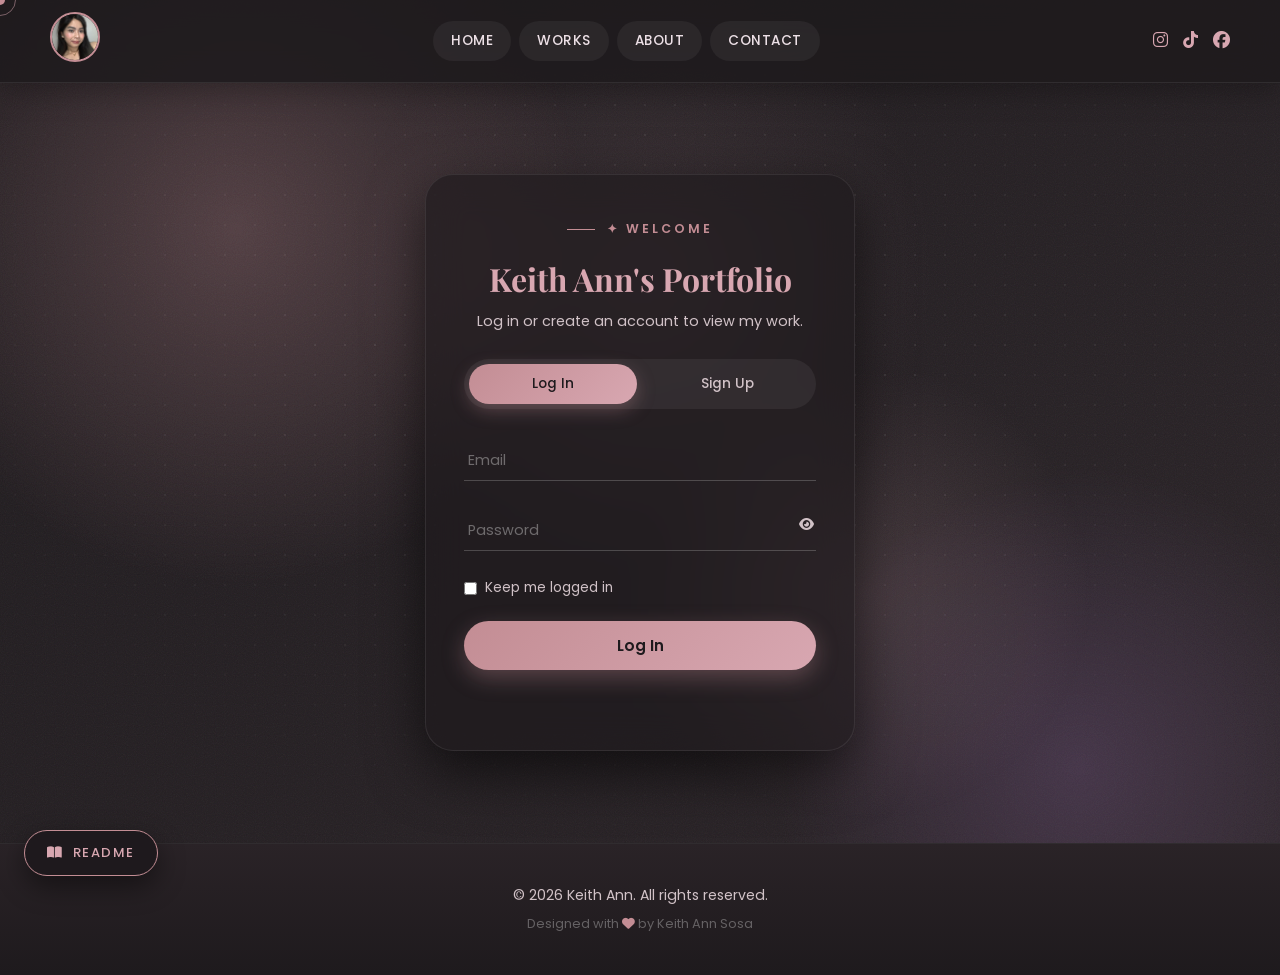
<file: index.html>
<!DOCTYPE html>
<html lang="en">
<head>
    <meta charset="UTF-8">
    <meta name="viewport" content="width=device-width, initial-scale=1.0">
    <title>Keith Ann — Portfolio</title>
    <link href="https://fonts.googleapis.com/css2?family=Poppins:wght@400;500;600&family=Playfair+Display:ital,wght@0,700;1,400&display=swap" rel="stylesheet">
    <link rel="stylesheet" href="style.css">
    <link rel="stylesheet" href="https://cdnjs.cloudflare.com/ajax/libs/font-awesome/6.5.0/css/all.min.css">
    <script src="auth.js"></script>
</head>
<body>

<!-- Custom cursor -->
<div class="cursor"></div>
<div class="cursor-follower"></div>

<header class="header">
    <a href="contacts.html" class="profile_icon">
        <img src="images/profile.jpg" alt="Keith Ann Profile Picture">
    </a>
    <nav class="navigation" id="nav">
        <a href="index.html" class="nav-active">HOME</a>
        <a href="works.html">WORKS</a>
        <a href="about.html">ABOUT</a>
        <a href="contacts.html">CONTACT</a>
    </nav>
    <div class="socials">
        <a href="https://www.instagram.com/keiczc" aria-label="Instagram"><i class="fa-brands fa-instagram"></i></a>
        <a href="https://www.tiktok.com/@keiczcc" aria-label="TikTok"><i class="fa-brands fa-tiktok"></i></a>
        <a href="https://www.facebook.com/KeytAkabane" aria-label="Facebook"><i class="fa-brands fa-facebook"></i></a>
    </div>
    <button class="hamburger" id="hamburger" aria-label="Toggle menu">
        <span></span><span></span><span></span>
    </button>
</header>

<!-- Hero Section -->
<section class="hero bg_image">
    <div class="hero_particles" id="particles"></div>
    <div class="hero_text reveal-hero">
        <p class="hero_greeting">✦ Welcome to my portfolio</p>
        <h1>Hello, I'm <span class="name-highlight">Keith Ann!</span></h1>
        <p class="hero_sub">I'm a <span class="typed-text" id="typed"></span><span class="cursor-blink">|</span></p>
        <p class="hero_desc">Welcome to my creative space — where design meets imagination. Explore my works and see how ideas come to life.</p>
        <div class="hero_actions">
            <a href="works.html" class="hero_btn">See My Works</a>
            <a href="about.html" class="hero_btn hero_btn--outline">About Me</a>
        </div>
    </div>
    <div class="hero_scroll-hint">
        <span>Scroll</span>
        <div class="scroll-line"></div>
    </div>
</section>

<!-- Featured Works -->
<section class="works_sec">
    <div class="section-label reveal">✦ Portfolio</div>
    <h2 class="reveal">Featured Works</h2>
    <div class="works_container">
        <a href="works.html" class="work_card reveal" style="--delay:0.1s">
            <div class="card-img-wrap">
                <img src="images/web_design.jpg" alt="Web Design Project">
                <div class="card-overlay">
                    <span>View Project <i class="fas fa-arrow-right"></i></span>
                </div>
            </div>
            <div class="card-body">
                <p class="card-tag">Web Design</p>
                <h3>Origami Website</h3>
            </div>
        </a>
        <a href="works.html" class="work_card reveal" style="--delay:0.2s">
            <div class="card-img-wrap">
                <img src="images/digital_art.jpeg" alt="Digital Illustration Project">
                <div class="card-overlay">
                    <span>View Project <i class="fas fa-arrow-right"></i></span>
                </div>
            </div>
            <div class="card-body">
                <p class="card-tag">Digital Art</p>
                <h3>Illustrations</h3>
            </div>
        </a>
        <a href="works.html" class="work_card reveal" style="--delay:0.3s">
            <div class="card-img-wrap">
                <img src="images/multimedia.jpg" alt="Multimedia Editing Project">
                <div class="card-overlay">
                    <span>View Project <i class="fas fa-arrow-right"></i></span>
                </div>
            </div>
            <div class="card-body">
                <p class="card-tag">Multimedia</p>
                <h3>Video Projects</h3>
            </div>
        </a>
    </div>
    <a href="works.html" class="view_all_btn reveal">View All Works <i class="fas fa-arrow-right"></i></a>
</section>

<!-- About Preview -->
<section class="about_preview reveal">
    <div class="about_preview_inner">
        <div class="section-label">✦ Get to know me</div>
        <h2>About Me</h2>
        <p>I'm Keith Ann, a BSIT student and passionate creator who loves bringing ideas to life through design, video editing, and digital art. Curious about my journey and skills?</p>
        <a href="about.html" class="read_more_btn">Read More <i class="fas fa-arrow-right"></i></a>
    </div>
</section>

<!-- Stats Row -->
<section class="stats_sec">
    <div class="stat reveal" style="--delay:0.1s">
        <span class="stat-num" data-target="8">0</span>
        <span class="stat-label">Video Projects</span>
    </div>
    <div class="stat reveal" style="--delay:0.2s">
        <span class="stat-num" data-target="8">0</span>
        <span class="stat-label">Illustrations</span>
    </div>
    <div class="stat reveal" style="--delay:0.3s">
        <span class="stat-num" data-target="1">0</span>
        <span class="stat-label">Web Design</span>
    </div>
    <div class="stat reveal" style="--delay:0.4s">
        <span class="stat-num" data-target="4">0</span>
        <span class="stat-label">Skills</span>
    </div>
</section>

<!-- Contact CTA -->
<section class="contact_cta reveal">
    <div class="section-label">✦ Say Hello</div>
    <h2>Let's Connect</h2>
    <p>Interested in collaborating or just want to say hi? Reach out and let's create something amazing together!</p>
    <a href="contacts.html" class="contact_btn">Contact Me <i class="fas fa-paper-plane"></i></a>
</section>

<footer>
    <p>&copy; 2026 Keith Ann. All rights reserved.</p>
    <p class="footer-sub">Designed with <i class="fas fa-heart" style="color:#C38D94"></i> by Keith Ann Sosa</p>
</footer>

<script src="main.js"></script>
</body>
</html>
</file>
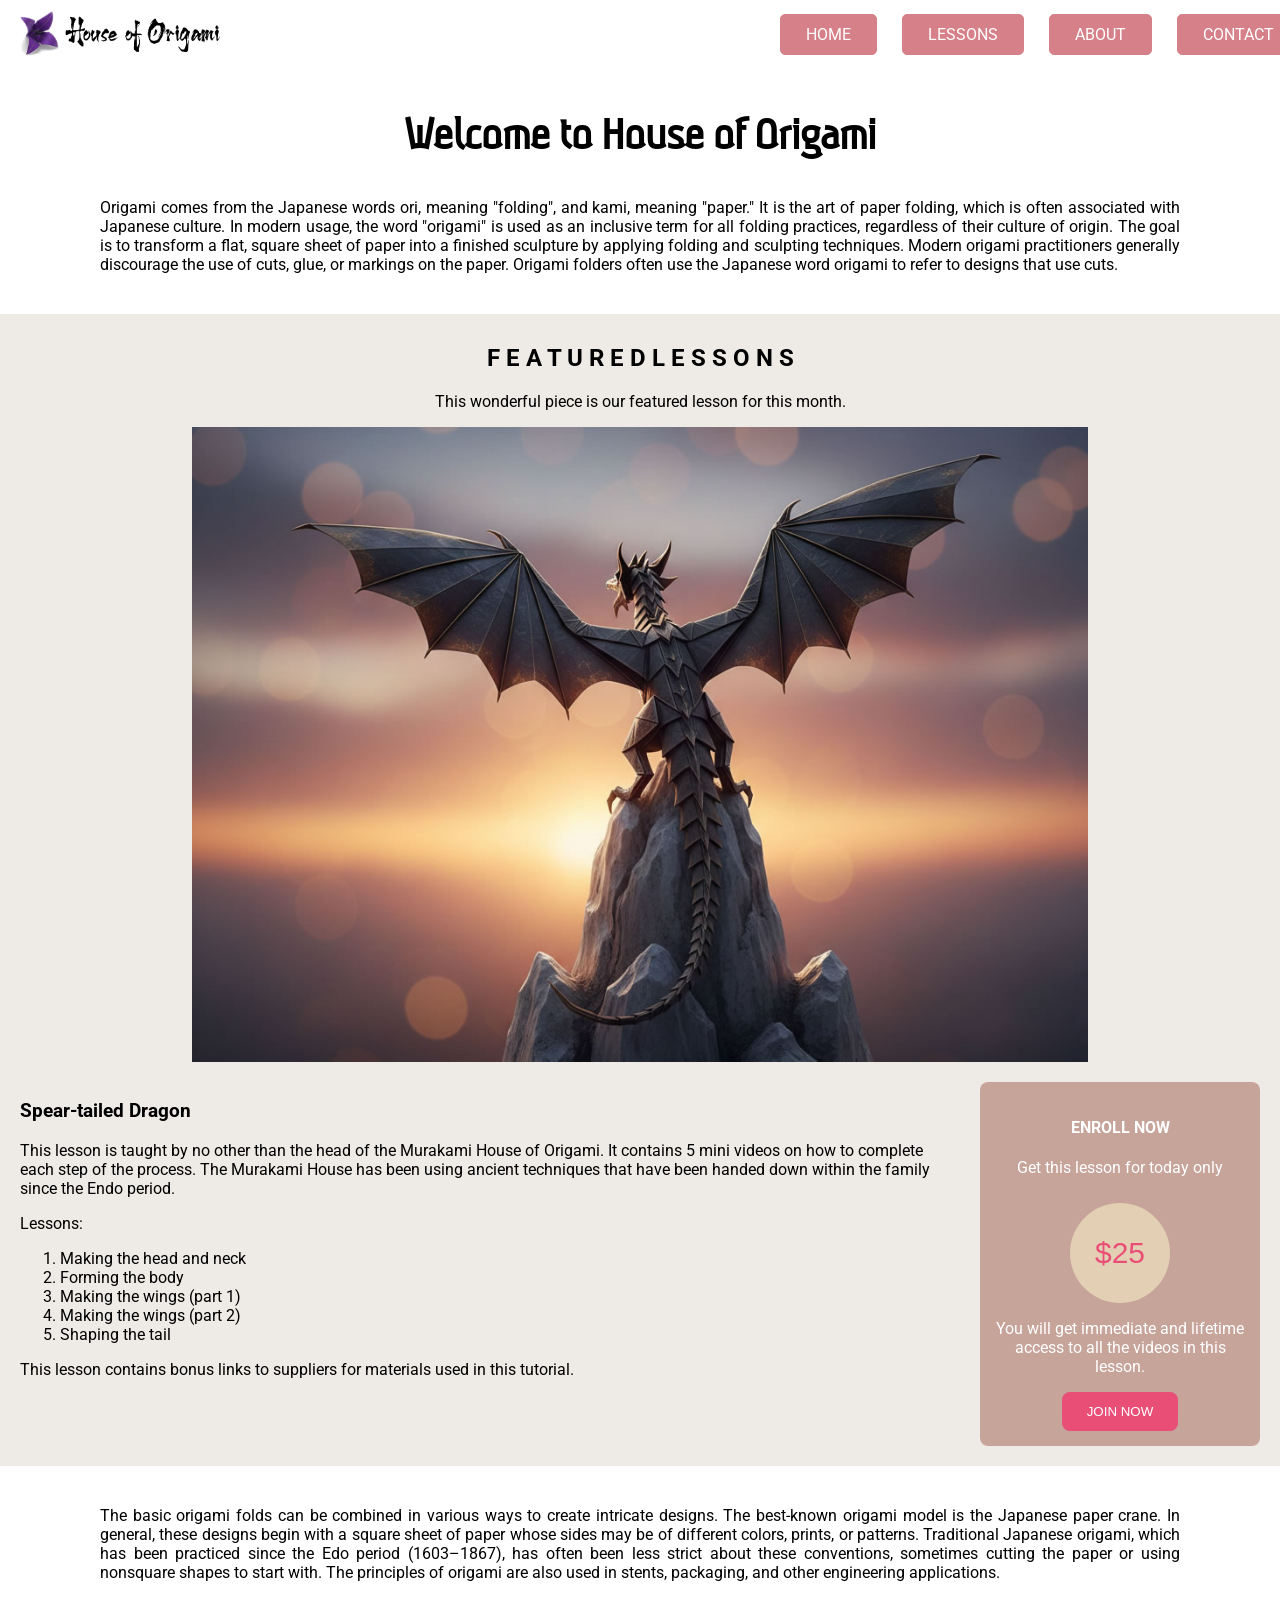
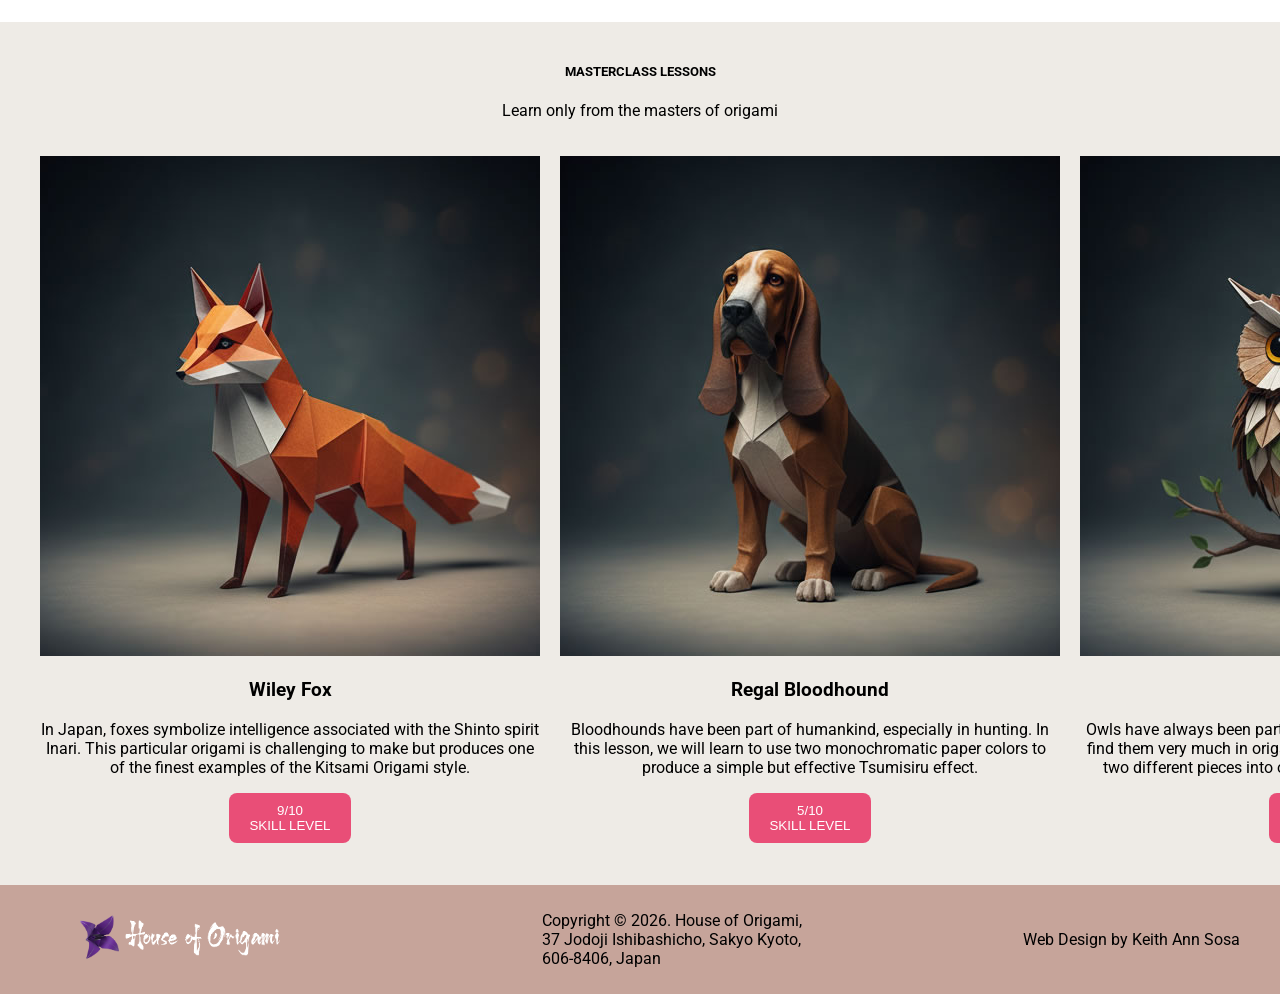
<file: web_design/index.html>
<!-- index.html -->

<!DOCTYPE html>
<html lang ="en">
<head>
	<meta charset="UTF-8"/>
	<meta name="viewport" content="width=device-width, initial-scale=1.0"/>
	<title>House of Origami</title>
	<link rel="stylesheet" href="style.css"/>
	<link href="https://fonts.googleapis.com/css2?family=Aubrey&family=Roboto&display=swap" rel="stylesheet">
	<link rel="stylesheet" href="https://cdnjs.cloudflare.com/ajax/libs/font-awesome/6.4.0/css/all.min.css"/>
</head>
<main>

	<header class="header">
		<img src="origami_logo.png" alt="House of Origami" class="header_logo" />
		
		<nav class="navigation">
			<a href="index.html" class="home_button">HOME</a>
			<a href="lessons.html" class="lessons_button">LESSONS</a>
			<a href="about.html" class="about_button">ABOUT</a>
			<a href="contacts.html" class="contact_button">CONTACT</a>
		</nav>
	</header>
	
	<section class = "section_1">
		<h1>Welcome to House of Origami</h1>
		<p> Origami comes from the Japanese words ori, meaning "folding", and kami, meaning "paper." 
        It is the art of paper folding, which is often associated with Japanese culture. In modern usage, 
        the word "origami" is used as an inclusive term for all folding practices, regardless of their culture of origin. 
        The goal is to transform a flat, square sheet of paper into a finished sculpture by applying folding and sculpting techniques. 
        Modern origami practitioners generally discourage the use of cuts, glue, or markings on the paper. 
        Origami folders often use the Japanese word origami to refer to designs that use cuts.</p>
	</section>
	

	<section class= "section_2">
		<h2>F E A T U R E D    L E S S O N S</h2>
		<p>This wonderful piece is our featured lesson for this month.</p> 
		<img src="featured_lesson.jpg" alt="Featured Lessons" class="featuredLesson_pic" />
	</section>
	
	<section class= "section_3">
		<article class= "section_3content">
			<h3>Spear-tailed Dragon</h3>
			<p>
				This lesson is taught by no other than the head of the Murakami House of Origami. 
				It contains 5 mini videos on how to complete each step of the process. 
				The Murakami House has been using ancient techniques that have been handed down within the family since the Endo period.
			</p>
			
			<p>Lessons:</p>
			<ol>
				<li>Making the head and neck</li>
				<li>Forming the body</li>
				<li>Making the wings (part 1)</li>
				<li>Making the wings (part 2)</li>
				<li>Shaping the tail</li>
			</ol>
			<p>This lesson contains bonus links to suppliers for materials used in this tutorial.</p>
		</article>
		
		<aside class="lesson_ad">
			<h4>ENROLL NOW</h4>
			<p>Get this lesson for today only</p>
			<button class="coin_button">$25</button>
			<p>You will get immediate and lifetime access to all the videos in this lesson.</p>
			<button class="join_button">JOIN NOW</button>
		</aside>
		
		
	</section>
	
	<section class= "section_4">
		<p>
			The basic origami folds can be combined in various ways to create intricate designs. The best-known origami model is the Japanese paper crane. In general, these designs begin with a square sheet of paper whose sides may be of different colors, prints, or patterns. Traditional Japanese origami, which has been practiced since the Edo period (1603–1867), has often been less strict about these conventions, sometimes cutting the paper or using nonsquare shapes to start with. The principles of origami are also used in stents, packaging, and other engineering applications.
		</p>
	</section>

	<section class= "section_5">
		<h5>MASTERCLASS LESSONS</h5>
		<p>Learn only from the masters of origami</p>
	
		<section class = "animal_section">
			<aside class="wiley_fox">
				<img src="lesson01.jpg" alt = "Wiley Fox" class= "wiley_foxpic"/>
				<h3>Wiley Fox</h3>
				<p>In Japan, foxes symbolize intelligence associated with the Shinto spirit Inari. This particular origami is challenging to make but produces one of the finest examples of the Kitsami Origami style.</p>
				<button class="wiley_rate">9/10<br>SKILL LEVEL</button>
			</aside>
		
			<aside class="regal_bloodhound">
				<img src="lesson02.jpg" alt = "Regal Bloodhound" class= "regal_pic"/>
				<h3>Regal Bloodhound</h3>
				<p>Bloodhounds have been part of humankind, especially in hunting. In this lesson, we will learn to use two monochromatic paper colors to produce a simple but effective Tsumisiru effect.</p>
				<button class="regal_rate">5/10<br>SKILL LEVEL</button>
			</aside>
			
			<aside class="wise_owl">
				<img src="lesson03.jpg" alt = "Wise Owl" class= "wise_pic"/>
				<h3>Wise Owl</h3>
				<p>Owls have always been part of lore, and it isn't surprising that we also find them very much in origami. This lesson is famous for combining two different pieces into one without the use of glue or adhesive.</p>
				<button class="wise_rate">7/10<br>SKILL LEVEL</button>
			</aside>
			
			<aside class="resting_lion">
				<img src="lesson04.jpg" alt = "Resting Lion" class= "resting_pic"/>
				<h4>Resting Lion</h4>
				<p>The king of the animal world finds its place among important origami creations. This particular example utilizes curled tips, popularized by the renowned origami artist Shintzu Omahari.</p>
				<button class="resting_rate">5/10<br>SKILL LEVEL</button>
			</aside>
		</section>
	</section>
</main>

<footer class = "footer">
	<figure class ="footer_logo">
		<img src="origami_logo_dark.png" alt="House of Origami Footer"/>
	</figure>
	<p>Copyright © 2026. House of Origami,<br>37 Jodoji Ishibashicho, Sakyo Kyoto,<br> 606-8406, Japan</p>
	<p class = "name_footer">Web Design by Keith Ann Sosa</p>
</footer>
</html>
</file>
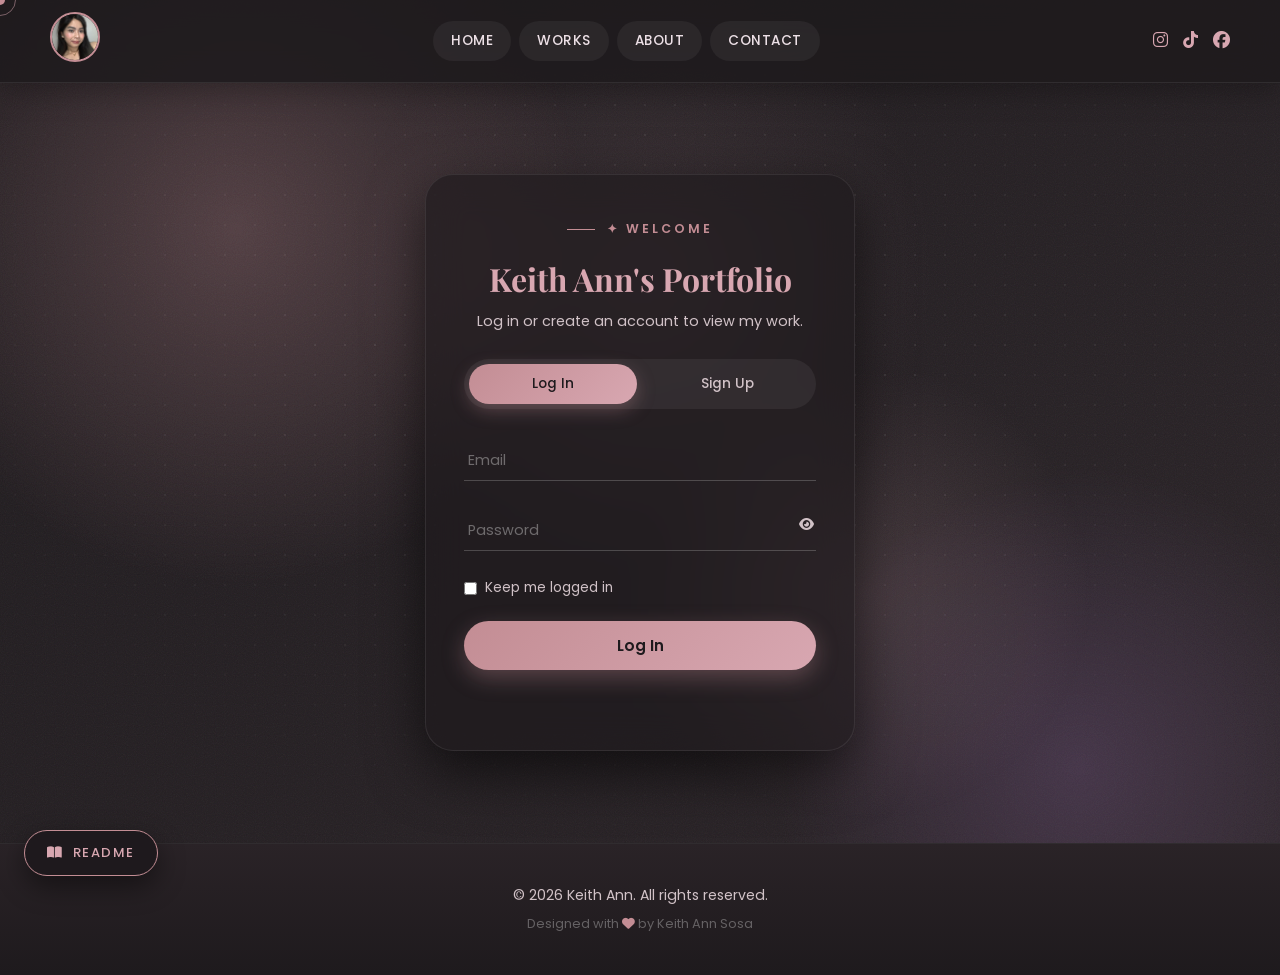
<file: about.html>
<!DOCTYPE html>
<html lang="en">
<head>
    <meta charset="UTF-8">
    <meta name="viewport" content="width=device-width, initial-scale=1.0">
    <title>About Me — Keith Ann</title>
    <link href="https://fonts.googleapis.com/css2?family=Poppins:wght@400;500;600&family=Playfair+Display:ital,wght@0,700;1,400&display=swap" rel="stylesheet">
    <link rel="stylesheet" href="style.css">
    <link rel="stylesheet" href="https://cdnjs.cloudflare.com/ajax/libs/font-awesome/6.5.0/css/all.min.css">
    <script src="auth.js"></script>
</head>
<body>

<div class="cursor"></div>
<div class="cursor-follower"></div>

<header class="header">
    <a href="contacts.html" class="profile_icon">
        <img src="images/profile.jpg" alt="Keith Ann Profile Picture">
    </a>
    <nav class="navigation" id="nav">
        <a href="index.html">HOME</a>
        <a href="works.html">WORKS</a>
        <a href="about.html" class="nav-active">ABOUT</a>
        <a href="contacts.html">CONTACT</a>
    </nav>
    <div class="socials">
        <a href="https://www.instagram.com/keiczc"><i class="fa-brands fa-instagram"></i></a>
        <a href="https://www.tiktok.com/@keiczcc"><i class="fa-brands fa-tiktok"></i></a>
        <a href="https://www.facebook.com/KeytAkabane"><i class="fa-brands fa-facebook"></i></a>
    </div>
    <button class="hamburger" id="hamburger" aria-label="Toggle menu">
        <span></span><span></span><span></span>
    </button>
</header>

<!-- Hero Section -->
<section class="about_hero">
    <div class="hero_text reveal-hero">
        <div class="section-label">✦ Who I am</div>
        <h1>About Me</h1>
        <p>Hello! I'm <strong>Keith Ann Sosa</strong>, a BSIT student at <strong>Pamantasan ng Lungsod ng Valenzuela</strong>. I love exploring new ideas and turning concepts into creative projects that inspire. I'm always eager to learn, experiment, and grow as a designer.</p>
    </div>
    <div class="hero_image sliced reveal-hero" style="--delay:0.2s">
        <img src="images/keith.jpg" alt="Keith Ann Portrait">
    </div>
</section>

<!-- Education Timeline -->
<section class="education-section">
    <div class="section-label reveal" style="text-align:center">✦ My Journey</div>
    <h2 class="reveal">My Education</h2>
    <ol class="timeline">
        <li class="timeline-item reveal" style="--delay:0.1s">
            <div class="timeline-dot"></div>
            <time datetime="2017-2022">2017 – 2022</time>
            <h3>Junior High School</h3>
            <p>Malanday National High School</p>
        </li>
        <li class="timeline-item reveal" style="--delay:0.2s">
            <div class="timeline-dot"></div>
            <time datetime="2022-2024">2022 – 2024</time>
            <h3>Senior High School</h3>
            <p>St. Mary's of Meycauayan – Science and Technology Strand</p>
        </li>
        <li class="timeline-item reveal" style="--delay:0.3s">
            <div class="timeline-dot"></div>
            <time datetime="2024-present">2024 – Present</time>
            <h3>College</h3>
            <p>Pamantasan ng Lungsod ng Valenzuela — Bachelor of Science in Information Technology</p>
        </li>
    </ol>
</section>

<!-- Bio Section -->
<section class="bio_sec">
    <div class="section-label reveal">✦ My Story</div>
    <h2 class="reveal">How It Started</h2>
    <div class="bio_cards">
        <div class="bio_card reveal" style="--delay:0.1s">
            <i class="fas fa-route"></i>
            <p>I originally planned to pursue radio technology in college, but I chose Information Technology after seeing its better opportunities. Along the way, I discovered my skills in editing and developed an interest in designing and coding.</p>
        </div>
        <div class="bio_card reveal" style="--delay:0.2s">
            <i class="fas fa-star"></i>
            <p>Now, I continue to improve my skills and aim to become a better creator who can build meaningful and visually appealing projects that leave a lasting impression.</p>
        </div>
    </div>
</section>

<!-- Skills Section -->
<section class="skills_sec">
    <div class="section-label reveal">✦ What I can do</div>
    <h2 class="reveal">My Skills</h2>

    <div class="skill reveal" style="--delay:0.1s">
        <div class="skill-header">
            <p><i class="fas fa-video"></i> Video Editing</p>
            <span>70%</span>
        </div>
        <div class="bar"><div class="progress video" data-width="70"></div></div>
    </div>

    <div class="skill reveal" style="--delay:0.2s">
        <div class="skill-header">
            <p><i class="fas fa-utensils"></i> Cooking</p>
            <span>90%</span>
        </div>
        <div class="bar"><div class="progress cooking" data-width="90"></div></div>
    </div>

    <div class="skill reveal" style="--delay:0.3s">
        <div class="skill-header">
            <p><i class="fas fa-scissors"></i> Crafts</p>
            <span>50%</span>
        </div>
        <div class="bar"><div class="progress crafts" data-width="50"></div></div>
    </div>

    <div class="skill reveal" style="--delay:0.4s">
        <div class="skill-header">
            <p><i class="fas fa-music"></i> Singing</p>
            <span>40%</span>
        </div>
        <div class="bar"><div class="progress singing" data-width="40"></div></div>
    </div>
</section>

<!-- Hobbies Section -->
<section class="hobbies_sec">
    <div class="section-label reveal">✦ Free time</div>
    <h2 class="reveal">Hobbies &amp; Interests</h2>
    <div class="hobbies_container">
        <div class="hobby_card reveal" style="--delay:0.1s">
            <i class="fas fa-tv"></i>
            <h3>Watching Asian Series</h3>
            <p>I enjoy dramas for their emotional stories and cinematography.</p>
        </div>
        <div class="hobby_card reveal" style="--delay:0.2s">
            <i class="fas fa-gamepad"></i>
            <h3>Mobile Gaming</h3>
            <p>Playing mobile games is my favorite way to relax and have fun.</p>
        </div>
        <div class="hobby_card reveal" style="--delay:0.3s">
            <i class="fas fa-paint-brush"></i>
            <h3>Makeup</h3>
            <p>I love experimenting with styles and expressing creativity through beauty.</p>
        </div>
        <div class="hobby_card reveal" style="--delay:0.4s">
            <i class="fas fa-cat"></i>
            <h3>Cats</h3>
            <p>Their playful personality always brightens my day.</p>
        </div>
    </div>
</section>

<!-- Fun Facts -->
<section class="fun_sec">
    <div class="section-label reveal">✦ Little things</div>
    <h2 class="reveal">Fun Facts</h2>
    <div class="flip_container">
        <div class="flip_card reveal" style="--delay:0.1s">
            <div class="flip_inner">
                <div class="flip_front"><h3>🎨 Favorite Color</h3></div>
                <div class="flip_back"><p>Sage green &amp; Matcha green</p></div>
            </div>
        </div>
        <div class="flip_card reveal" style="--delay:0.15s">
            <div class="flip_inner">
                <div class="flip_front"><h3>☕ Favorite Drinks</h3></div>
                <div class="flip_back"><p>I love anything Matcha!</p></div>
            </div>
        </div>
        <div class="flip_card reveal" style="--delay:0.2s">
            <div class="flip_inner">
                <div class="flip_front"><h3>🐱 Pets</h3></div>
                <div class="flip_back"><p>I'm a cat lover 🐾</p></div>
            </div>
        </div>
        <div class="flip_card reveal" style="--delay:0.25s">
            <div class="flip_inner">
                <div class="flip_front">
                    <div class="icon_title"><i class="fa-solid fa-music"></i><h3>Favorite Song</h3></div>
                </div>
                <div class="flip_back"><p>Ripples by Beabadoobee</p></div>
            </div>
        </div>
        <div class="flip_card reveal" style="--delay:0.3s">
            <div class="flip_inner">
                <div class="flip_front">
                    <div class="icon_title"><i class="fa-solid fa-film"></i><h3>Favorite Series</h3></div>
                </div>
                <div class="flip_back"><p>Stranger Things</p></div>
            </div>
        </div>
        <div class="flip_card reveal" style="--delay:0.35s">
            <div class="flip_inner">
                <div class="flip_front">
                    <div class="icon_title"><i class="fa-solid fa-tv"></i><h3>Favorite Anime</h3></div>
                </div>
                <div class="flip_back"><p>Black Clover</p></div>
            </div>
        </div>
    </div>
</section>

<!-- Contact CTA -->
<section class="contact_cta reveal">
    <div class="section-label">✦ Say Hello</div>
    <h2>Let's Connect</h2>
    <p>If you'd like to collaborate or just say hi, I'd love to hear from you!</p>
    <a href="contacts.html" class="contact_btn">Contact Me <i class="fas fa-paper-plane"></i></a>
</section>

<footer>
    <p>&copy; 2026 Keith Ann. All rights reserved.</p>
    <p class="footer-sub">Designed with <i class="fas fa-heart" style="color:#C38D94"></i> by Keith Ann Sosa</p>
</footer>

<script src="main.js"></script>
</body>
</html>
</file>
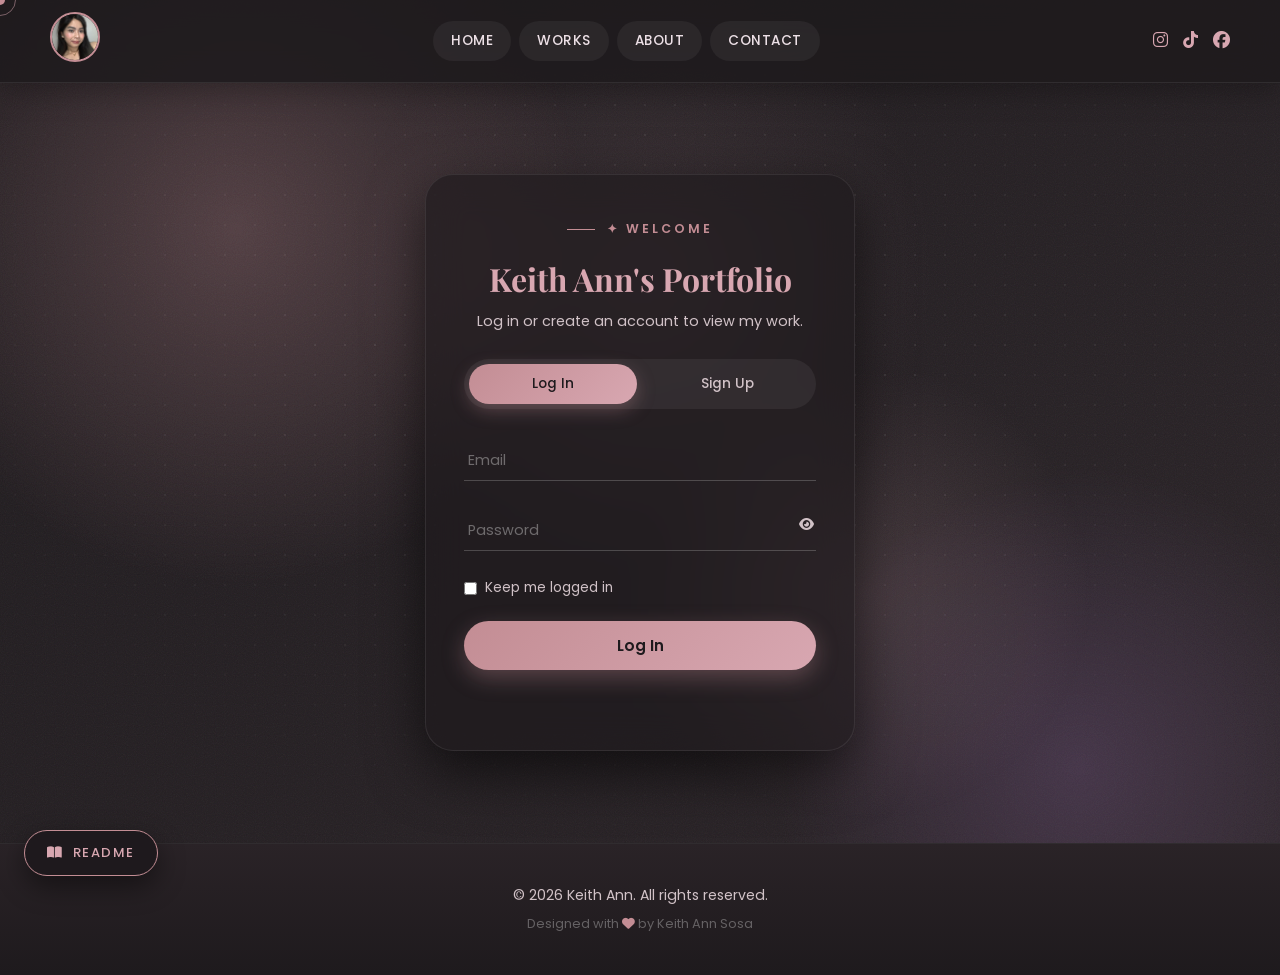
<file: login.html>
<!DOCTYPE html>
<html lang="en">
<head>
    <meta charset="UTF-8">
    <meta name="viewport" content="width=device-width, initial-scale=1.0">
    <title>Login — Keith Ann</title>
    <link href="https://fonts.googleapis.com/css2?family=Poppins:wght@400;500;600&family=Playfair+Display:ital,wght@0,700;1,400&display=swap" rel="stylesheet">
    <link rel="stylesheet" href="https://cdnjs.cloudflare.com/ajax/libs/font-awesome/6.5.0/css/all.min.css">
    <link rel="stylesheet" href="style.css">
    <script src="auth.js"></script>
</head>
<body>

<div class="cursor"></div>
<div class="cursor-follower"></div>

<header class="header">
    <a href="login.html" class="profile_icon">
        <img src="images/profile.jpg" alt="Keith Ann Profile Picture">
    </a>
    <nav class="navigation" id="nav">
        <a href="index.html">HOME</a>
        <a href="works.html">WORKS</a>
        <a href="about.html">ABOUT</a>
        <a href="contacts.html">CONTACT</a>
    </nav>
    <div class="socials">
        <a href="https://www.instagram.com/keiczc"><i class="fa-brands fa-instagram"></i></a>
        <a href="https://www.tiktok.com/@keiczcc"><i class="fa-brands fa-tiktok"></i></a>
        <a href="https://www.facebook.com/KeytAkabane"><i class="fa-brands fa-facebook"></i></a>
    </div>
    <button class="hamburger" id="hamburger" aria-label="Toggle menu">
        <span></span><span></span><span></span>
    </button>
</header>

<section class="login_page">
    <div class="login_card reveal-hero">
        <div class="section-label">✦ Welcome</div>
        <h1>Keith Ann's Portfolio</h1>
        <p class="login_sub">Log in or create an account to view my work.</p>

        <div class="auth_tabs">
            <button type="button" class="auth_tab active" data-tab="login">Log In</button>
            <button type="button" class="auth_tab" data-tab="signup">Sign Up</button>
        </div>

        <!-- LOGIN -->
        <form class="auth_form active" id="loginForm" novalidate>
            <div class="float-group">
                <input type="email" id="loginEmail" placeholder=" " autocomplete="username" required>
                <label for="loginEmail">Email</label>
            </div>
            <div class="float-group">
                <input type="password" id="loginPass" placeholder=" " autocomplete="current-password" required>
                <label for="loginPass">Password</label>
                <button type="button" class="toggle_pw" aria-label="Show password"><i class="fas fa-eye"></i></button>
            </div>
            <label class="remember_row"><input type="checkbox" id="remember"> Keep me logged in</label>
            <button type="submit" class="auth_btn">Log In</button>
        </form>

        <!-- SIGN UP -->
        <form class="auth_form" id="signupForm" novalidate>
            <div class="float-group">
                <input type="text" id="signName" placeholder=" " autocomplete="name" required>
                <label for="signName">Full Name</label>
            </div>
            <div class="float-group">
                <input type="email" id="signEmail" placeholder=" " autocomplete="email" required>
                <label for="signEmail">Email</label>
            </div>
            <div class="float-group">
                <input type="password" id="signPass" placeholder=" " autocomplete="new-password" required>
                <label for="signPass">Password (min. 6 characters)</label>
                <button type="button" class="toggle_pw" aria-label="Show password"><i class="fas fa-eye"></i></button>
            </div>
            <div class="float-group">
                <input type="password" id="signPass2" placeholder=" " autocomplete="new-password" required>
                <label for="signPass2">Confirm Password</label>
            </div>
            <button type="submit" class="auth_btn">Create Account</button>
        </form>

        <p class="auth_msg" id="authMsg" role="alert"></p>
    </div>
</section>

<footer>
    <p>&copy; 2026 Keith Ann. All rights reserved.</p>
    <p class="footer-sub">Designed with <i class="fas fa-heart" style="color:#C38D94"></i> by Keith Ann Sosa</p>
</footer>

<script src="main.js"></script>
<script>
(function () {
    var msg = document.getElementById('authMsg');
    function show(text, ok) { msg.textContent = text; msg.className = 'auth_msg' + (ok ? ' ok' : ''); }

    // Tabs
    document.querySelectorAll('.auth_tab').forEach(function (tab) {
        tab.addEventListener('click', function () {
            document.querySelectorAll('.auth_tab').forEach(function (t) { t.classList.remove('active'); });
            document.querySelectorAll('.auth_form').forEach(function (f) { f.classList.remove('active'); });
            tab.classList.add('active');
            document.getElementById(tab.dataset.tab === 'login' ? 'loginForm' : 'signupForm').classList.add('active');
            show('');
        });
    });

    // Show / hide password
    document.querySelectorAll('.toggle_pw').forEach(function (btn) {
        btn.addEventListener('click', function () {
            var input = btn.parentElement.querySelector('input');
            var hidden = input.type === 'password';
            input.type = hidden ? 'text' : 'password';
            btn.innerHTML = '<i class="fas fa-eye' + (hidden ? '-slash' : '') + '"></i>';
        });
    });

    async function run(form, action, okText) {
        var btn = form.querySelector('.auth_btn');
        btn.disabled = true;
        try {
            await action();
            show(okText, true);
            setTimeout(function () { location.href = 'index.html'; }, 700);
        } catch (err) {
            show(err.message);
            btn.disabled = false;
        }
    }

    document.getElementById('loginForm').addEventListener('submit', function (e) {
        e.preventDefault();
        run(e.target, function () {
            return Auth.login(
                document.getElementById('loginEmail').value,
                document.getElementById('loginPass').value,
                document.getElementById('remember').checked
            );
        }, 'Welcome back! Redirecting…');
    });

    document.getElementById('signupForm').addEventListener('submit', function (e) {
        e.preventDefault();
        if (document.getElementById('signPass').value !== document.getElementById('signPass2').value) {
            return show('Passwords do not match.');
        }
        run(e.target, function () {
            return Auth.register(
                document.getElementById('signName').value,
                document.getElementById('signEmail').value,
                document.getElementById('signPass').value
            );
        }, 'Account created! Redirecting…');
    });
})();
</script>
</body>
</html>
</file>
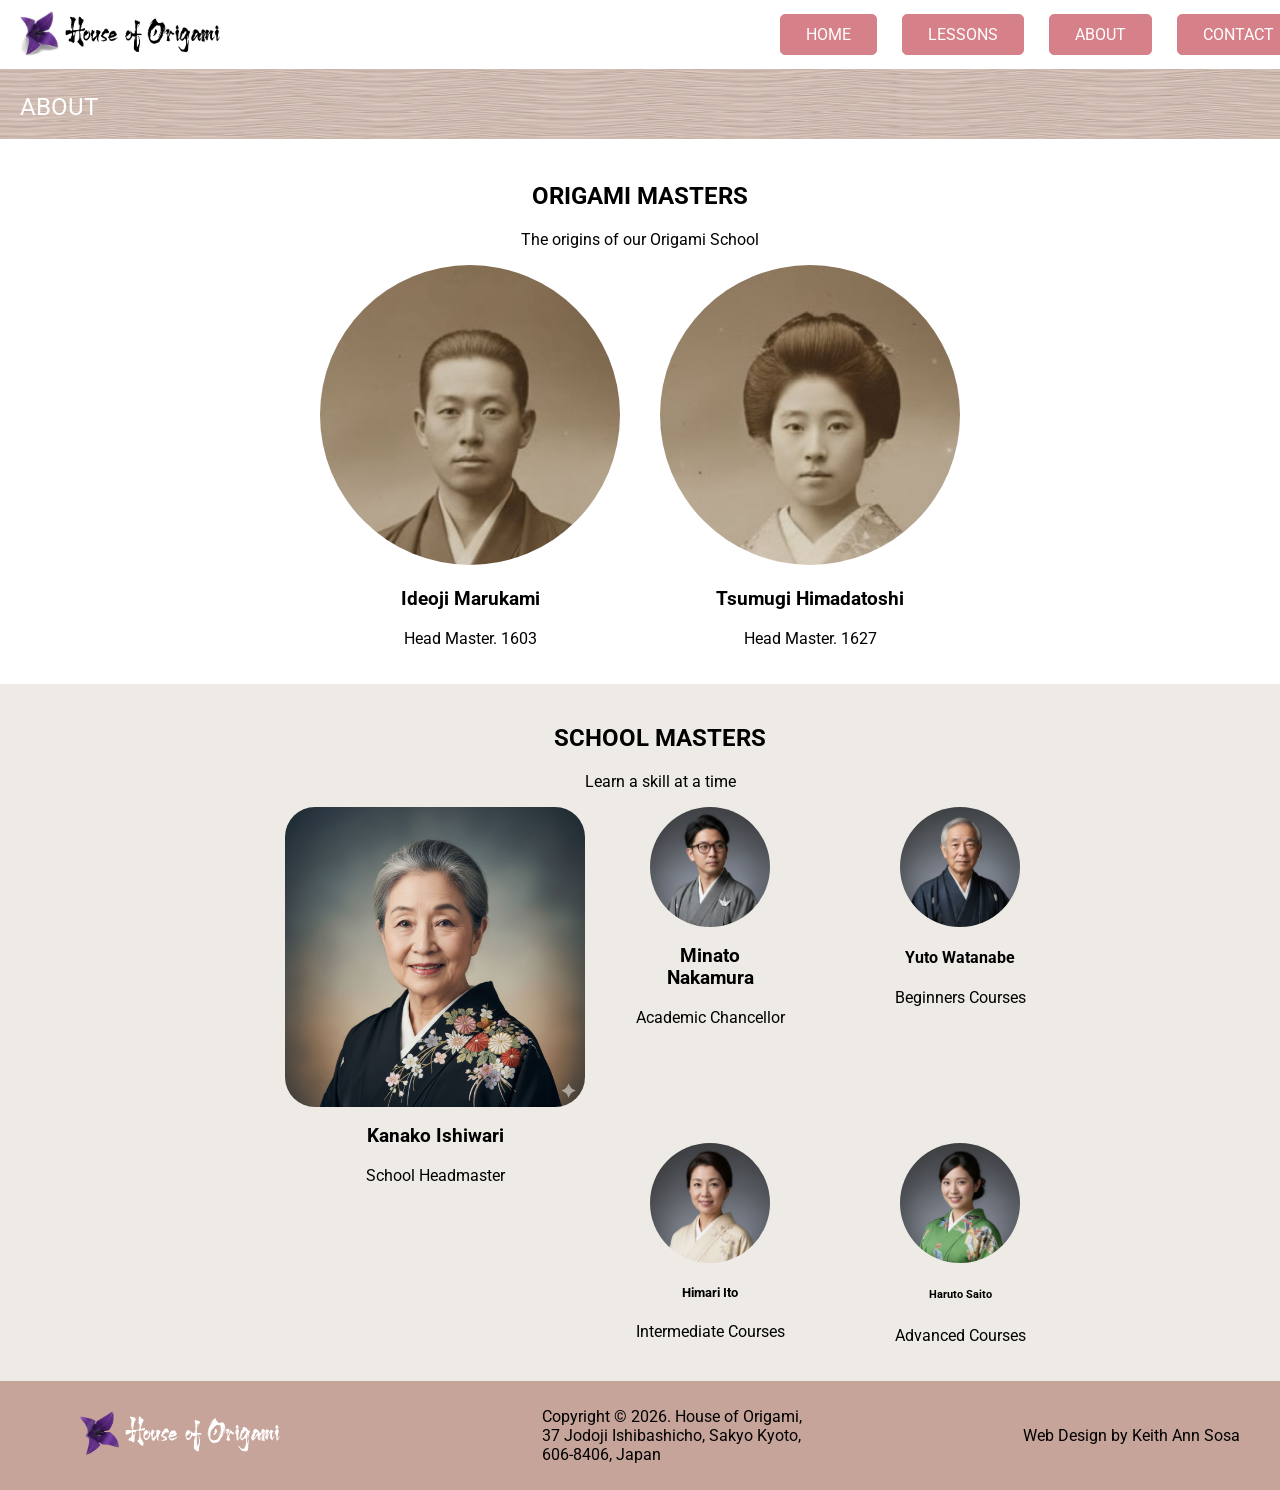
<file: web_design/about.html>
<!-- about.html -->

<!DOCTYPE html> 
<html lang ="en">
<head>
	<meta charset= "UTF-8">
	<meta name = "viewport" content ="width=device-width initialscale = 1.0">
	<title>About Page</title>
	<link rel="stylesheet" href="style.css">
	<link href="https://fonts.googleapis.com/css2?family=Aubrey&family=Roboto&display=swap" rel="stylesheet">
	<link rel="stylesheet" href="https://cdnjs.cloudflare.com/ajax/libs/font-awesome/6.4.0/css/all.min.css"/>
</head>

<body>	
	 
	<header class="header">
		<img src="origami_logo.png" alt="House of Origami" class="header_logo" />
		
		<nav class="navigation">
			<a href="index.html" class="home_button">HOME</a>
			<a href="lessons.html" class="lessons_button">LESSONS</a>
			<a href="about.html" class="about_button">ABOUT</a>
			<a href="contacts.html" class="contact_button">CONTACT</a>
		</nav>
	</header>
	
	<section class = "about_header" >
	<p>ABOUT</p>
		<img src="bg_tile.png" alt="Header Background">
	</section>
	
	<section  class ="about_sec1">
		<h2>ORIGAMI MASTERS</h2>
		<p>The origins of our Origami School</p>
		
		<section class="masters_container">		
			<article class= "ideoji_pic">
				<img src="master01.jpg" alt="Ideoji Marukami"  >
				<h3>Ideoji Marukami</h3>
				<p>Head Master. 1603</p>
			</article>
		
			<article class= "tsumugi_pic" >
				<img src="master02.jpg" alt="Tsumugi Himadatoshi"  >
				<h3>Tsumugi Himadatoshi</h3>
				<p>Head Master. 1627</p> 
			</article>
		</section>
	</section>
	
	<section class = "about_sec2">
		<h2>SCHOOL MASTERS</h2>
		<p>Learn a skill at a time</p>
		
		<section class="masters_2ndContainer">
			<article class= "kanako_pic">
				<img src="headmaster.jpg" alt="Kanako Ishiwari"  >
				<h3>Kanako Ishiwari</h3>
				<p>School Headmaster</p>
			</article>
			
			<section class="masters_3rdContainer">
				<article class= "minato_pic">
				<img src="lessonmaster01.jpg" alt="Minato Nakamura"  >
				<h3>Minato Nakamura</h3>
				<p>Academic Chancellor</p>
				</article>
				
				<article class= "yuto_pic">
				<img src="lessonmaster02.jpg" alt="Yuto Watanabe"  >
				<h4>Yuto Watanabe</h4>
				<p>Beginners Courses</p>
				</article>
				
				<article class= "himari_pic">
				<img src="lessonmaster03.jpg" alt="Himari Ito"  >
				<h5>Himari Ito</h5>
				<p>Intermediate Courses</p>
				</article>
					
				<article class= "haruto_pic">
				<img src="lessonmaster04.jpg" alt="Haruto Saito"  >
				<h6>Haruto Saito</h6>
				<p>Advanced Courses</p>
				</article>
			</section>
		</section>
	</section>
	
</body>	

<footer class = "footer">
	<figure class ="footer_logo">
		<img src="origami_logo_dark.png" alt="House of Origami Footer"/>
	</figure>
	<p>Copyright © 2026. House of Origami,<br>37 Jodoji Ishibashicho, Sakyo Kyoto,<br> 606-8406, Japan</p>
	<p class = "name_footer">Web Design by Keith Ann Sosa</p>
</footer>

</html>
</file>
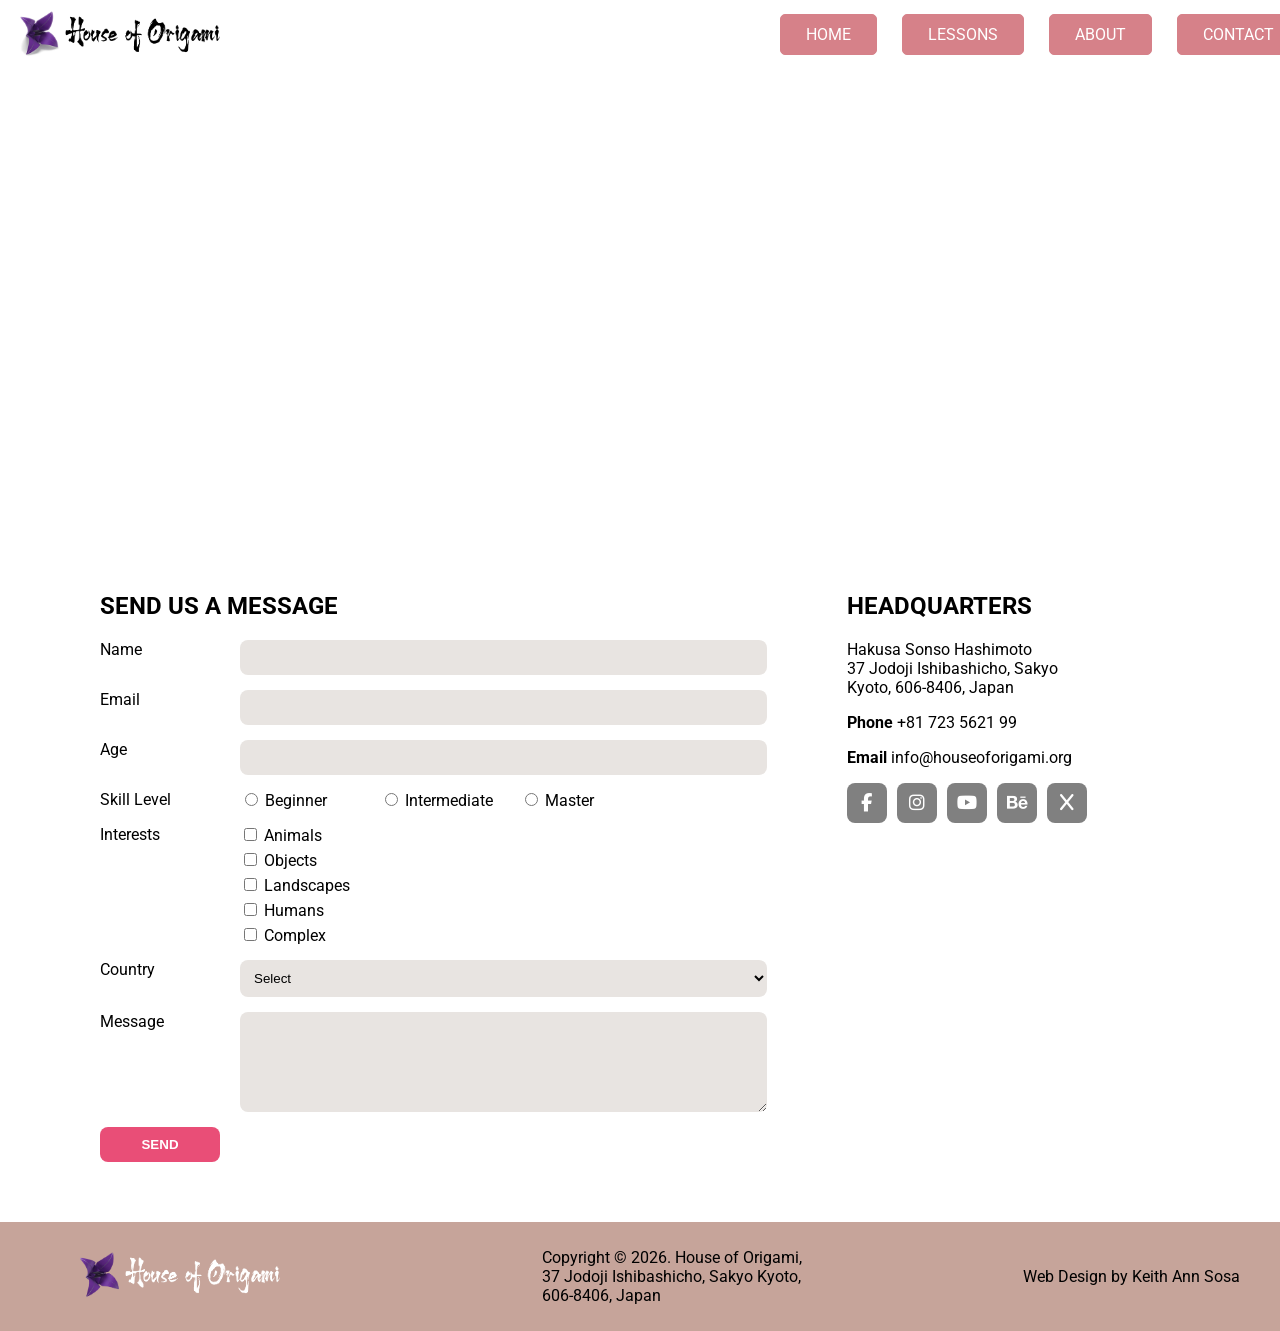
<file: web_design/contacts.html>
<!-- contacts.html -->

<!DOCTYPE html> 
<html lang ="en">
<head>
	<meta charset= "UTF-8">
	<meta name = "viewport" content ="width=device-width initialscale = 1.0">
	<title>Contacts Page</title>
	<link rel="stylesheet" href="style.css">
	<link href="https://fonts.googleapis.com/css2?family=Aubrey&family=Roboto&display=swap" rel="stylesheet">
	<link rel="stylesheet" href="https://cdnjs.cloudflare.com/ajax/libs/font-awesome/6.4.0/css/all.min.css"/>
</head>

<body>	
	<header class="header">
		<img src="origami_logo.png" alt="House of Origami" class="header_logo" />
		
		<nav class="navigation">
			<a href="index.html" class="home_button">HOME</a>
			<a href="lessons.html" class="lessons_button">LESSONS</a>
			<a href="about.html" class="about_button">ABOUT</a>
			<a href="contacts.html" class="contact_button">CONTACT</a>
		</nav>
	</header>
	
	<section  class ="map">
		<iframe
		src="https://maps.google.com/maps?q=14.6931712,120.9860096&z=13&output=embed"
		loading="lazy"
		allowfullscreen>
		</iframe>
	</section>
	
	<section class="contact_section">
		<article class="contact_form">
			
			<h2>SEND US A MESSAGE</h2>
			
			<form>

				<div class="form_row">
				<label>Name</label>
				<input type="text">
				</div>

				<div class="form_row">
				<label>Email</label>
				<input type="email">
				</div>

				<div class="form_row">
				<label>Age</label>
				<input type="number">
				</div>

				<div class="form_row">
				<label>Skill Level</label>

				<div class="radio_group">
				<label><input type="radio" name="skill"> Beginner</label>
				<label><input type="radio" name="skill"> Intermediate</label>
				<label><input type="radio" name="skill"> Master</label>
				</div>

				</div>

				<div class="form_row">
				<label>Interests</label>

				<div class="checkbox_group">
				<label><input type="checkbox"> Animals</label>
				<label><input type="checkbox"> Objects</label>
				<label><input type="checkbox"> Landscapes</label>
				<label><input type="checkbox"> Humans</label>
				<label><input type="checkbox"> Complex</label>
				</div>

				</div>

				<div class="form_row">
				<label>Country</label>
				<select>
				<option>Select</option>
				</select>
				</div>

				<div class="form_row">
				<label>Message</label>
				<textarea></textarea>
				</div>

				<button class="send_button">SEND</button>

			</form>
		</article>

		<aside class="contact_info">

			<h2>HEADQUARTERS</h2>

		<p>
		Hakusa Sonso Hashimoto<br>
		37 Jodoji Ishibashicho, Sakyo<br>
		Kyoto, 606-8406, Japan
		</p>	

			<p><strong>Phone</strong> +81 723 5621 99</p>
			<p><strong>Email</strong> info@houseoforigami.org</p>

		<div class="social_icons">
			<a href="#" class="social_icon"><i class="fab fa-facebook-f"></i></a>
			<a href="#" class="social_icon"><i class="fab fa-instagram"></i></a>
			<a href="#" class="social_icon"><i class="fab fa-youtube"></i></a>
			<a href="#" class="social_icon"><i class="fab fa-behance"></i></a>
			<a href="#" class="social_icon"><i class="fa-brands fa-x"></i></a> <!-- Correct X icon -->
		</div>

		</aside>

	</section>

</body>	

<footer class = "footer">
	<figure class ="footer_logo">
		<img src="origami_logo_dark.png" alt="House of Origami Footer"/>
	</figure>
	<p>Copyright © 2026. House of Origami,<br>37 Jodoji Ishibashicho, Sakyo Kyoto,<br> 606-8406, Japan</p>
	<p class = "name_footer">Web Design by Keith Ann Sosa</p>
</footer>

</html>
</file>
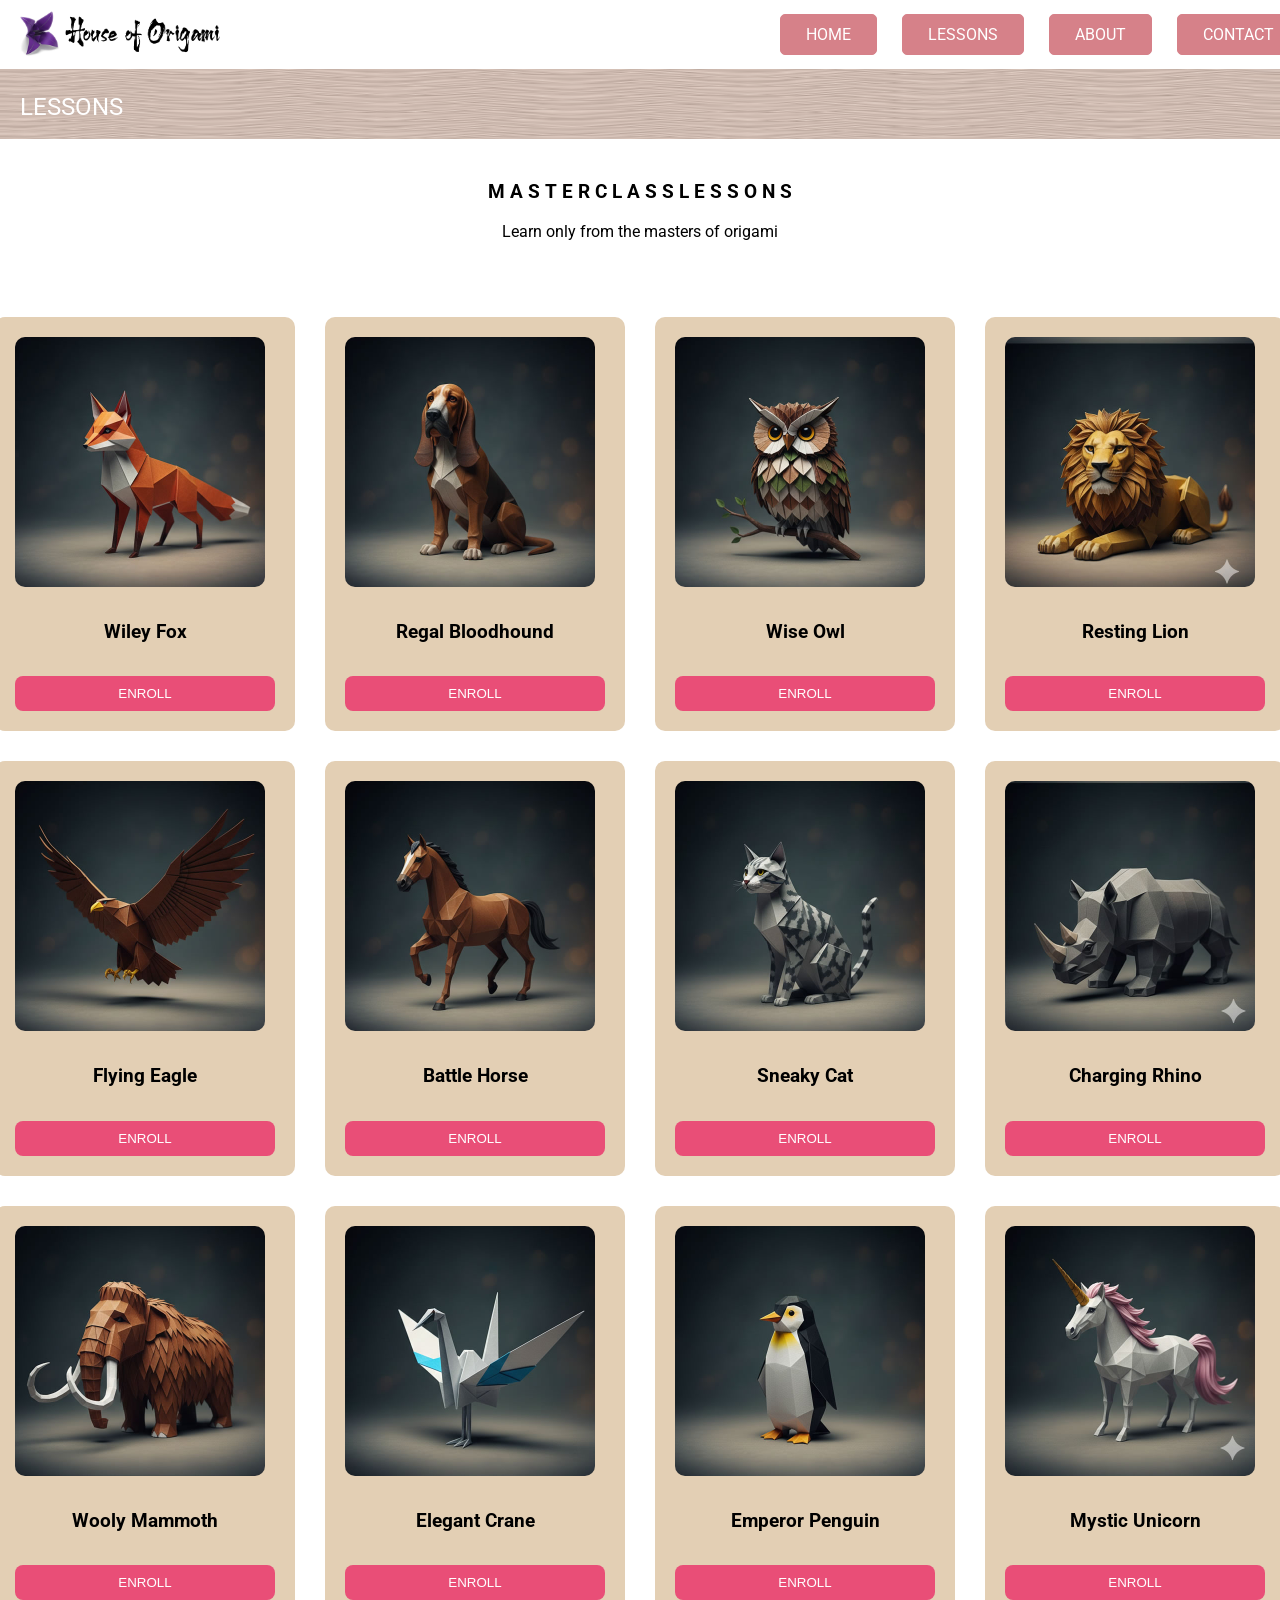
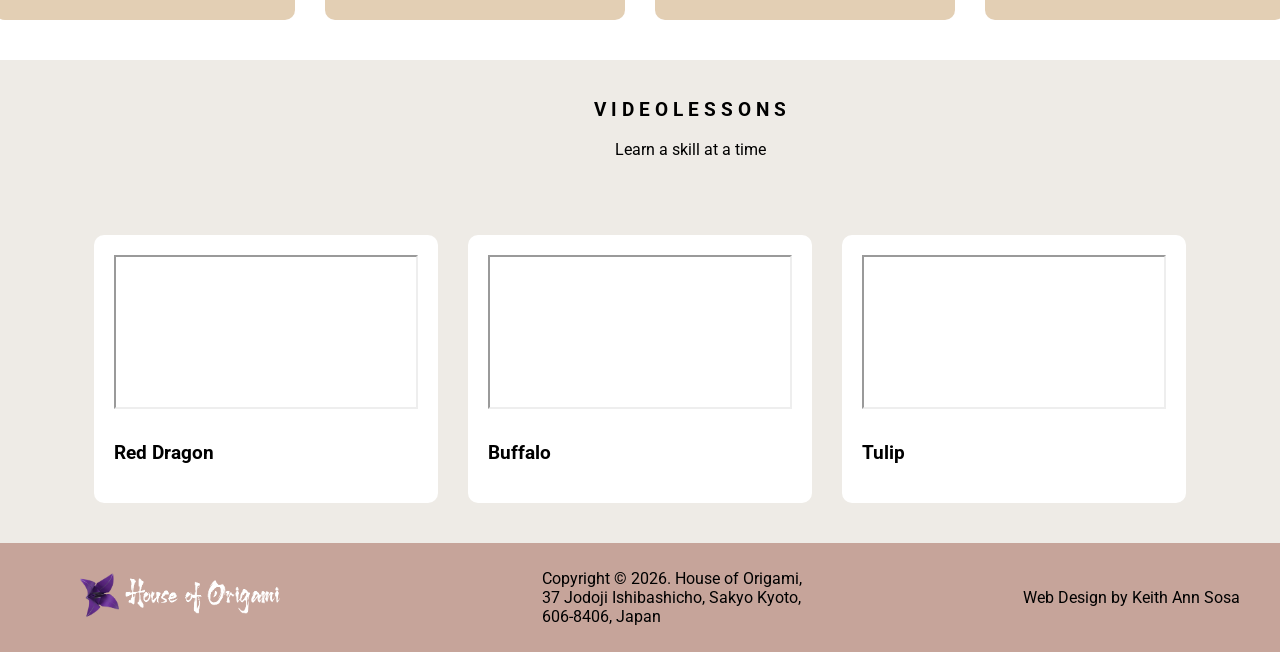
<file: web_design/lessons.html>
<!-- lessons.html -->

<!DOCTYPE html> 
<html lang ="en">
<head>
	<meta charset= "UTF-8">
	<meta name = "viewport" content ="width=device-width initialscale = 1.0">
	<title>Lessons Page</title>
	<link rel="stylesheet" href="style.css">
	<link href="https://fonts.googleapis.com/css2?family=Aubrey&family=Roboto&display=swap" rel="stylesheet">
	<link rel="stylesheet" href="https://cdnjs.cloudflare.com/ajax/libs/font-awesome/6.4.0/css/all.min.css"/>
</head>
			
<body>	
	<header class="header">
		<img src="origami_logo.png" alt="House of Origami" class="header_logo" />
		
		<nav class="navigation">
			<a href="index.html" class="home_button">HOME</a>
			<a href="lessons.html" class="lessons_button">LESSONS</a>
			<a href="about.html" class="about_button">ABOUT</a>
			<a href="contacts.html" class="contact_button">CONTACT</a>
		</nav>
	</header>

	<section class = "lessons_header" >
		<p>LESSONS</p>
		<img src="bg_tile.png" alt="Header Background">
	</section>
			
		<section  class ="lessons_sec1">
			<h3>M A S T E R C L A S S   L E S S O N S</h3>
			<p>Learn only from the masters of origami</p>
		</section>
			
		<section class="lesson_grid">

		<article>
			<img src="lesson01.jpg" alt="Wiley Fox">
			<h3>Wiley Fox</h3>
			<button class="lesson_button">ENROLL</button>
		</article>

		<article>
			<img src="lesson02.jpg" alt="Regal Bloodhound">
			<h3>Regal Bloodhound</h3>
			<button class="lesson_button">ENROLL</button>
		</article>
		
		<article>
			<img src="lesson03.jpg" alt="Wise Owl">
			<h3>Wise Owl</h3>
			<button class="lesson_button">ENROLL</button>
		</article>
			
		<article>
			<img src="lesson04.jpg" alt="Resting Lion">
			<h3>Resting Lion</h3>
			<button class="lesson_button">ENROLL</button>
		</article>
			
		<article>
			<img src="lesson05.jpg" alt="Flying Eagle">
			<h3>Flying Eagle</h3>
			<button class="lesson_button">ENROLL</button>
		</article>
			
		<article>
			<img src="lesson06.jpg" alt="Battle Horse">
			<h3>Battle Horse</h3>
			<button class="lesson_button">ENROLL</button>
		</article>
			
		<article>
			<img src="lesson07.jpg" alt="Sneaky Cat">
			<h3>Sneaky Cat</h3>
			<button class="lesson_button">ENROLL</button>
		</article>
			
		<article>
			<img src="lesson08.jpg" alt="Charging Rhino">
			<h3>Charging Rhino</h3>
			<button class="lesson_button">ENROLL</button>
		</article>
			
		<article>
			<img src="lesson09.jpg" alt="Wooly Mammoth">
			<h3>Wooly Mammoth</h3>
			<button class="lesson_button">ENROLL</button>
		</article>
			
		<article>
			<img src="lesson10.jpg" alt="Elegant Crane">
			<h3>Elegant Crane</h3>
			<button class="lesson_button">ENROLL</button>
		</article>
			
		<article>
			<img src="lesson11.jpg" alt="Emperor Penguin">
			<h3>Emperor Penguin</h3>
			<button class="lesson_button">ENROLL</button>
		</article>
			
		<article>
			<img src="lesson12.jpg" alt="Mystic Unicorn">
			<h3>Mystic Unicorn</h3>
			<button class="lesson_button">ENROLL</button>
		</article>
	</section>

	<section class ="lessons_sec2">
		<h3>V I D E O L E S S O N S</h3>
		<p>Learn a skill at a time</p>
	</section>
	
	<section class ="lessons_links">
		<article class="box">
			<iframe 
				src="https://www.youtube.com/embed/25qjLa9ZzBM"
				title="Red Dragon"
				allow="accelerometer; autoplay; clipboard-write; encrypted-media; gyroscope; picture-in-picture"
				allowfullscreen>
			</iframe>
			<h3>Red Dragon</h3>
		</article>
		
		<article class="box">
			<iframe 
				src="https://www.youtube.com/embed/lZXbbO62WUk"
				title="Buffalo"
				allow="accelerometer; autoplay; clipboard-write; encrypted-media; gyroscope; picture-in-picture"
				allowfullscreen>
			</iframe>
			<h3>Buffalo</h3>
		</article>
		
		<article class="box">
			<iframe 
				src="https://www.youtube.com/embed/na4XF5zVn6w"
				title="Tulip"
				allow="accelerometer; autoplay; clipboard-write; encrypted-media; gyroscope; picture-in-picture"
				allowfullscreen>
			</iframe>
			<h3>Tulip</h3>
		</article>
	</section>
</body>	

<footer class = "footer">
	<figure class ="footer_logo">
		<img src="origami_logo_dark.png" alt="House of Origami Footer"/>
	</figure>
	<p>Copyright © 2026. House of Origami,<br>37 Jodoji Ishibashicho, Sakyo Kyoto,<br> 606-8406, Japan</p>
	<p class = "name_footer">Web Design by Keith Ann Sosa</p>
</footer>

</html>
</file>
<file: style.css>
/* =============================================
   KEITH ANN PORTFOLIO — style.css
   ============================================= */

:root {
    --bg-dark:     #1E1A1D;
    --bg-mid:      #2A2327;
    --bg-card:     #332A2F;
    --accent:      #C38D94;
    --accent-light:#D8A7B1;
    --accent-glow: rgba(195,141,148,0.35);
    --text-main:   #EDE0E6;
    --text-muted:  #D1C2C7;
    --glass:       rgba(30,26,29,0.65);
    --glass-border:rgba(255,255,255,0.08);
}

*, *::before, *::after { box-sizing: border-box; margin: 0; padding: 0; }

html { scroll-behavior: smooth; }

body {
    font-family: 'Poppins', sans-serif;
    background: linear-gradient(135deg, var(--bg-dark), var(--bg-mid));
    color: var(--text-main);
    line-height: 1.6;
    overflow-x: hidden;
    cursor: none;
}

/* ── CUSTOM CURSOR ────────────────────────── */
.cursor {
    width: 10px; height: 10px;
    background: var(--accent);
    border-radius: 50%;
    position: fixed;
    pointer-events: none;
    z-index: 99999;
    transform: translate(-50%,-50%);
    transition: width 0.2s, height 0.2s, background 0.2s;
}
.cursor-follower {
    width: 32px; height: 32px;
    border: 1.5px solid var(--accent-light);
    border-radius: 50%;
    position: fixed;
    pointer-events: none;
    z-index: 99998;
    transform: translate(-50%,-50%);
    transition: all 0.12s ease;
    opacity: 0.5;
}
body:hover .cursor { opacity: 1; }
a:hover ~ .cursor,
button:hover ~ .cursor { width: 16px; height: 16px; }

/* ── LINKS ───────────────────────────────── */
a { text-decoration: none; transition: all 0.3s ease; color: inherit; }

/* ── SECTION SPACING ─────────────────────── */
section { padding: 100px 20px; }

/* ── SECTION LABEL ───────────────────────── */
.section-label {
    font-size: 0.78rem;
    font-weight: 600;
    letter-spacing: 3px;
    text-transform: uppercase;
    color: var(--accent);
    margin-bottom: 12px;
    display: block;
}

/* ── HEADINGS ────────────────────────────── */
h2 {
    font-family: 'Playfair Display', serif;
    font-size: 2.2rem;
    color: var(--accent-light);
    margin-bottom: 40px;
    text-align: center;
}

/* ── SCROLL REVEAL ───────────────────────── */
.reveal {
    opacity: 0;
    transform: translateY(40px);
    transition: opacity 0.7s ease calc(var(--delay, 0s)), transform 0.7s ease calc(var(--delay, 0s));
}
.reveal.visible {
    opacity: 1;
    transform: translateY(0);
}
.reveal-hero {
    opacity: 0;
    transform: translateY(25px);
    animation: heroFadeIn 0.9s ease calc(var(--delay, 0.1s)) forwards;
}
@keyframes heroFadeIn {
    to { opacity: 1; transform: translateY(0); }
}

/* ── HEADER ──────────────────────────────── */
.header {
    position: sticky;
    top: 0;
    width: 100%;
    padding: 12px 50px;
    background: rgba(30,26,29,0.85);
    backdrop-filter: blur(16px);
    -webkit-backdrop-filter: blur(16px);
    display: flex;
    justify-content: space-between;
    align-items: center;
    border-bottom: 1px solid var(--glass-border);
    z-index: 1000;
    transition: padding 0.3s;
}
.header.scrolled { padding: 8px 50px; }

.profile_icon img {
    width: 50px; height: 50px;
    border-radius: 50%;
    object-fit: cover;
    cursor: pointer;
    border: 2px solid var(--accent);
    transition: transform 0.3s, box-shadow 0.3s;
}
.profile_icon img:hover {
    transform: scale(1.1);
    box-shadow: 0 0 18px var(--accent-glow);
}

.navigation { margin: 0 auto; display: flex; gap: 8px; }

.navigation a {
    color: var(--text-main);
    padding: 9px 18px;
    font-weight: 500;
    font-size: 0.85rem;
    border-radius: 20px;
    background: rgba(255,255,255,0.05);
    letter-spacing: 0.5px;
    transition: all 0.3s ease;
}
.navigation a:hover,
.navigation a.nav-active {
    background: linear-gradient(135deg, var(--accent), var(--accent-light));
    color: var(--bg-dark);
    transform: translateY(-2px);
    box-shadow: 0 6px 20px var(--accent-glow);
}

.socials { display: flex; gap: 15px; }
.socials a {
    color: var(--accent-light);
    font-size: 17px;
    transition: 0.3s;
}
.socials a:hover { transform: translateY(-3px); color: #F5EDEE; }

/* ── HAMBURGER ───────────────────────────── */
.hamburger {
    display: none;
    flex-direction: column;
    gap: 5px;
    background: none;
    border: none;
    cursor: pointer;
    padding: 4px;
}
.hamburger span {
    display: block;
    width: 24px; height: 2px;
    background: var(--accent-light);
    border-radius: 2px;
    transition: all 0.3s;
}
.hamburger.open span:nth-child(1) { transform: translateY(7px) rotate(45deg); }
.hamburger.open span:nth-child(2) { opacity: 0; }
.hamburger.open span:nth-child(3) { transform: translateY(-7px) rotate(-45deg); }

/* ── HERO ────────────────────────────────── */
.hero.bg_image {
    display: flex;
    justify-content: center;
    align-items: center;
    min-height: 92vh;
    padding: 0 40px;
    background-image: url('images/hero.jpg');
    background-size: cover;
    background-position: center;
    position: relative;
    color: #fff;
    text-align: center;
    overflow: hidden;
}
.hero.bg_image::before {
    content: '';
    position: absolute; inset: 0;
    background: linear-gradient(160deg, rgba(30,26,29,0.55), rgba(30,26,29,0.7));
    z-index: 1;
}
.hero.bg_image .hero_text {
    position: relative; z-index: 2;
    max-width: 680px; margin: 0 auto;
}

.hero_greeting {
    font-size: 0.85rem;
    letter-spacing: 3px;
    color: var(--accent-light);
    margin-bottom: 16px;
    display: block;
}

.hero_text h1 {
    font-family: 'Playfair Display', serif;
    font-size: 3.5rem;
    color: #fff;
    margin-bottom: 16px;
    line-height: 1.15;
}

.name-highlight {
    color: var(--accent-light);
    font-style: italic;
}

.hero_sub {
    font-size: 1.2rem;
    color: rgba(255,255,255,0.8);
    margin-bottom: 16px;
}

.hero_desc {
    font-size: 1rem;
    color: rgba(255,255,255,0.7);
    margin-bottom: 35px;
    max-width: 500px;
    margin-left: auto; margin-right: auto;
}

.hero_actions { display: flex; gap: 16px; justify-content: center; flex-wrap: wrap; }

/* Typing cursor */
.cursor-blink {
    display: inline-block;
    animation: blink 0.8s step-start infinite;
    color: var(--accent-light);
}
@keyframes blink { 50% { opacity: 0; } }

/* Scroll hint */
.hero_scroll-hint {
    position: absolute;
    bottom: 30px; left: 50%;
    transform: translateX(-50%);
    z-index: 3;
    display: flex;
    flex-direction: column;
    align-items: center;
    gap: 8px;
    font-size: 0.7rem;
    letter-spacing: 2px;
    color: rgba(255,255,255,0.5);
    animation: fadeInUp 1s 1.2s both;
}
.scroll-line {
    width: 1px; height: 50px;
    background: linear-gradient(to bottom, rgba(255,255,255,0.5), transparent);
    animation: scrollPulse 2s ease-in-out infinite;
}
@keyframes scrollPulse {
    0%, 100% { height: 50px; opacity: 1; }
    50%       { height: 30px; opacity: 0.4; }
}
@keyframes fadeInUp {
    from { opacity: 0; transform: translateX(-50%) translateY(15px); }
    to   { opacity: 1; transform: translateX(-50%) translateY(0); }
}

/* Floating particles */
.hero_particles {
    position: absolute; inset: 0; z-index: 1;
    pointer-events: none; overflow: hidden;
}
.particle {
    position: absolute;
    border-radius: 50%;
    background: var(--accent-light);
    opacity: 0;
    animation: floatUp var(--dur, 8s) var(--del, 0s) ease-in-out infinite;
}
@keyframes floatUp {
    0%   { opacity: 0; transform: translateY(0) scale(0.5); }
    20%  { opacity: 0.3; }
    80%  { opacity: 0.1; }
    100% { opacity: 0; transform: translateY(-80vh) scale(1); }
}

/* ── BUTTONS ─────────────────────────────── */
.view_all_btn, .read_more_btn, .contact_btn, .hero_btn {
    display: inline-flex;
    align-items: center;
    gap: 8px;
    padding: 13px 32px;
    border-radius: 50px;
    background: linear-gradient(135deg, var(--accent), var(--accent-light));
    color: #fff;
    font-weight: 500;
    font-size: 0.9rem;
    box-shadow: 0 8px 25px var(--accent-glow);
    transition: all 0.3s ease;
}
.view_all_btn:hover, .read_more_btn:hover, .contact_btn:hover, .hero_btn:hover {
    transform: translateY(-4px) scale(1.03);
    box-shadow: 0 16px 35px rgba(183,110,121,0.45);
}
.hero_btn--outline {
    background: transparent;
    border: 1.5px solid var(--accent-light);
    color: var(--accent-light);
    box-shadow: none;
}
.hero_btn--outline:hover {
    background: linear-gradient(135deg, var(--accent), var(--accent-light));
    color: #fff;
    box-shadow: 0 16px 35px var(--accent-glow);
}

/* login.css — login / sign up page (uses variables from style.css) */
.login_page {
    min-height: calc(100vh - 140px);
    display: flex; align-items: center; justify-content: center;
    padding: 60px 20px;
}
.login_card {
    width: 100%; max-width: 430px;
    background: var(--glass);
    backdrop-filter: blur(18px);
    -webkit-backdrop-filter: blur(18px);
    border: 1px solid var(--glass-border);
    border-radius: 28px;
    padding: 44px 38px;
    box-shadow: 0 20px 55px rgba(0,0,0,0.6);
}
.login_card .section-label { text-align: center; }
.login_card h1 {
    font-family: 'Playfair Display', serif;
    color: var(--accent-light);
    text-align: center;
    font-size: 2rem;
    margin-bottom: 6px;
}
.login_sub { text-align: center; color: var(--text-muted); font-size: 0.9rem; margin-bottom: 26px; }

.auth_tabs {
    display: flex; gap: 6px; padding: 5px; margin-bottom: 28px;
    background: rgba(255,255,255,0.06); border-radius: 50px;
}
.auth_tab {
    flex: 1; padding: 10px; border: none; border-radius: 50px;
    background: transparent; color: var(--text-muted);
    font-family: 'Poppins', sans-serif; font-weight: 500; font-size: 0.85rem;
    cursor: pointer; transition: all 0.3s;
}
.auth_tab.active {
    background: linear-gradient(135deg, var(--accent), var(--accent-light));
    color: var(--bg-dark);
    box-shadow: 0 6px 18px var(--accent-glow);
}

.auth_form { display: none; flex-direction: column; }
.auth_form.active { display: flex; }

.auth_form .float-group { position: relative; margin-bottom: 26px; }
.auth_form .float-group input { padding-right: 34px; }
.toggle_pw {
    position: absolute; right: 2px; top: 10px;
    background: none; border: none; color: var(--text-muted); cursor: pointer;
}
.toggle_pw:hover { color: var(--accent-light); }

.remember_row {
    display: flex; align-items: center; gap: 8px;
    color: var(--text-muted); font-size: 0.85rem; margin-bottom: 22px;
}
.remember_row input { accent-color: var(--accent); }

.auth_btn {
    padding: 13px 32px; border: none; border-radius: 50px;
    background: linear-gradient(135deg, var(--accent), var(--accent-light));
    color: var(--bg-dark);
    font-family: 'Poppins', sans-serif; font-weight: 600; font-size: 0.95rem;
    cursor: pointer; transition: all 0.3s;
    box-shadow: 0 8px 22px var(--accent-glow);
}
.auth_btn:hover { transform: translateY(-3px); }
.auth_btn:disabled { opacity: 0.6; cursor: wait; transform: none; }

.auth_msg {
    min-height: 1.4em; margin-top: 16px; text-align: center;
    font-size: 0.88rem; color: #e88b8b;
}
.auth_msg.ok { color: #7dcea0; }

@media (max-width: 480px) { .login_card { padding: 34px 22px; } }

/* ── FEATURED WORKS (index) ──────────────── */
.works_sec {
    text-align: center;
    max-width: 1050px;
    margin: 0 auto;
    padding: 100px 20px;
}
.works_container {
    display: flex;
    justify-content: center;
    flex-wrap: wrap;
    gap: 28px;
    margin-bottom: 40px;
}

.work_card {
    background: var(--bg-card);
    border-radius: 20px;
    border: 1px solid var(--glass-border);
    overflow: hidden;
    width: 280px;
    transition: all 0.35s ease;
    box-shadow: 0 8px 25px rgba(0,0,0,0.3);
    display: flex;
    flex-direction: column;
    color: var(--text-muted);
}
.work_card:hover {
    transform: translateY(-10px) scale(1.02);
    box-shadow: 0 20px 45px rgba(0,0,0,0.6);
    border-color: var(--accent);
}

.card-img-wrap {
    position: relative;
    overflow: hidden;
    height: 200px;
}
.card-img-wrap img {
    width: 100%; height: 100%;
    object-fit: cover;
    transition: transform 0.5s ease;
}
.work_card:hover .card-img-wrap img { transform: scale(1.08); }

.card-overlay {
    position: absolute; inset: 0;
    background: linear-gradient(135deg, rgba(195,141,148,0.8), rgba(30,26,29,0.7));
    display: flex;
    align-items: center;
    justify-content: center;
    opacity: 0;
    transition: opacity 0.35s;
    color: #fff;
    font-weight: 600;
    font-size: 0.95rem;
    letter-spacing: 0.5px;
}
.work_card:hover .card-overlay { opacity: 1; }

.card-body {
    padding: 18px 20px 22px;
    text-align: left;
}
.card-tag {
    font-size: 0.72rem;
    text-transform: uppercase;
    letter-spacing: 2px;
    color: var(--accent);
    margin-bottom: 6px;
}
.card-body h3 {
    font-size: 1.05rem;
    color: var(--text-main);
    margin-bottom: 6px;
}
.card-body p { font-size: 0.85rem; color: var(--text-muted); }

/* ── STATS ───────────────────────────────── */
.stats_sec {
    display: flex;
    justify-content: center;
    flex-wrap: wrap;
    gap: 20px;
    padding: 60px 20px;
    background: rgba(30,26,29,0.4);
    border-top: 1px solid var(--glass-border);
    border-bottom: 1px solid var(--glass-border);
}
.stat {
    text-align: center;
    padding: 30px 50px;
    min-width: 140px;
}
.stat-num {
    display: block;
    font-family: 'Playfair Display', serif;
    font-size: 3rem;
    color: var(--accent-light);
    line-height: 1;
}
.stat-label {
    font-size: 0.8rem;
    letter-spacing: 2px;
    text-transform: uppercase;
    color: var(--text-muted);
    margin-top: 8px;
    display: block;
}

/* ── ABOUT PREVIEW ───────────────────────── */
.about_preview {
    background: var(--glass);
    backdrop-filter: blur(14px);
    padding: 80px 40px;
    border-radius: 28px;
    max-width: 760px;
    margin: 0 auto;
    text-align: center;
    box-shadow: 0 12px 40px rgba(0,0,0,0.5);
    border: 1px solid var(--glass-border);
}
.about_preview p { margin-bottom: 30px; color: var(--text-muted); }

/* ── CONTACT CTA ─────────────────────────── */
.contact_cta {
    text-align: center;
    max-width: 660px;
    margin: 0 auto;
    padding: 100px 20px;
}
.contact_cta p { color: var(--text-muted); margin-bottom: 30px; }

/* ── ABOUT HERO ──────────────────────────── */
.about_hero {
    display: flex;
    flex-wrap: wrap;
    align-items: center;
    justify-content: center;
    gap: 60px;
    padding: 100px 60px;
    background: var(--bg-mid);
}
.about_hero .hero_text { flex: 1; min-width: 280px; max-width: 560px; }
.about_hero .hero_text h1 {
    font-family: 'Playfair Display', serif;
    font-size: 3rem;
    color: var(--accent-light);
    margin-bottom: 20px;
}
.about_hero .hero_text p { font-size: 1.1rem; color: var(--text-muted); }
.about_hero .hero_image {
    flex: 0 0 auto;
    width: 320px;
}
.about_hero .hero_image img {
    width: 100%;
    border-radius: 50%;
    object-fit: cover;
    border: 3px solid var(--accent);
    box-shadow: 0 12px 40px rgba(195,141,148,0.3);
    transition: transform 0.4s, box-shadow 0.4s;
}
.about_hero .hero_image img:hover {
    transform: scale(1.04);
    box-shadow: 0 20px 55px rgba(195,141,148,0.5);
}

/* ── EDUCATION TIMELINE ──────────────────── */
.education-section {
    text-align: center;
    padding: 100px 20px;
}
.timeline {
    position: relative;
    max-width: 520px;
    margin: 0 auto;
    padding: 20px 0;
    list-style: none;
}
.timeline::before {
    content: '';
    position: absolute;
    left: 50%;
    transform: translateX(-50%);
    top: 0; bottom: 0;
    width: 2px;
    background: linear-gradient(to bottom, var(--accent), transparent);
}
.timeline-item {
    position: relative;
    padding: 0 40px 50px;
    text-align: right;
    width: 50%;
    left: 0;
}
.timeline-item:nth-child(even) { left: 50%; text-align: left; }

.timeline-dot {
    width: 16px; height: 16px;
    background: var(--accent);
    border: 3px solid var(--bg-dark);
    border-radius: 50%;
    position: absolute;
    top: 4px; right: -8px;
    box-shadow: 0 0 12px var(--accent-glow);
    transition: transform 0.3s;
}
.timeline-item:nth-child(even) .timeline-dot { right: auto; left: -8px; }
.timeline-item:hover .timeline-dot { transform: scale(1.4); }

.timeline time {
    display: block;
    font-size: 0.8rem;
    font-weight: 600;
    color: var(--accent);
    letter-spacing: 1px;
    margin-bottom: 6px;
}
.timeline h3 { font-size: 1.1rem; color: var(--text-main); margin-bottom: 4px; }
.timeline p  { font-size: 0.9rem; color: var(--text-muted); }

/* ── BIO CARDS ───────────────────────────── */
.bio_sec {
    text-align: center;
    max-width: 860px;
    margin: 0 auto;
    padding: 100px 20px;
}
.bio_cards {
    display: flex;
    gap: 24px;
    flex-wrap: wrap;
    justify-content: center;
    margin-top: 10px;
}
.bio_card {
    background: var(--glass);
    border: 1px solid var(--glass-border);
    border-radius: 20px;
    padding: 36px 28px;
    max-width: 380px;
    flex: 1;
    min-width: 260px;
    text-align: left;
    transition: transform 0.3s, box-shadow 0.3s;
}
.bio_card:hover {
    transform: translateY(-6px);
    box-shadow: 0 18px 40px rgba(0,0,0,0.5);
}
.bio_card i {
    font-size: 2rem;
    color: var(--accent);
    margin-bottom: 16px;
    display: block;
}
.bio_card p { color: var(--text-muted); line-height: 1.8; }

/* ── SKILLS ──────────────────────────────── */
.skills_sec {
    max-width: 680px;
    margin: 0 auto;
    padding: 100px 40px;
    background: var(--glass);
    border-radius: 28px;
    border: 1px solid var(--glass-border);
    box-shadow: 0 12px 40px rgba(0,0,0,0.4);
}
.skill { margin-bottom: 28px; }
.skill-header {
    display: flex;
    justify-content: space-between;
    align-items: center;
    margin-bottom: 10px;
}
.skill-header p {
    font-weight: 500;
    display: flex;
    align-items: center;
    gap: 10px;
    color: var(--text-main);
}
.skill-header i { color: var(--accent); }
.skill-header span { font-size: 0.85rem; color: var(--accent-light); }
.bar {
    width: 100%; height: 8px;
    background: rgba(255,255,255,0.08);
    border-radius: 50px;
    overflow: hidden;
}
.progress {
    height: 100%;
    background: linear-gradient(90deg, var(--accent), var(--accent-light));
    border-radius: 50px;
    width: 0;
    transition: width 1.4s cubic-bezier(0.4,0,0.2,1);
}

/* ── HOBBIES ─────────────────────────────── */
.hobbies_sec {
    text-align: center;
    max-width: 1000px;
    margin: 0 auto;
    padding: 100px 20px;
}
.hobbies_container {
    display: flex;
    justify-content: center;
    flex-wrap: wrap;
    gap: 24px;
}
.hobby_card {
    background: var(--bg-card);
    border-radius: 20px;
    border: 1px solid var(--glass-border);
    padding: 36px 24px;
    width: 220px;
    text-align: center;
    transition: all 0.35s;
    box-shadow: 0 6px 20px rgba(0,0,0,0.3);
}
.hobby_card:hover {
    transform: translateY(-10px);
    border-color: var(--accent);
    box-shadow: 0 18px 40px rgba(195,141,148,0.25);
}
.hobby_card i { font-size: 2.8rem; color: var(--accent); margin-bottom: 14px; display: block; }
.hobby_card h3 { font-size: 1rem; margin-bottom: 8px; color: var(--text-main); }
.hobby_card p  { font-size: 0.85rem; color: var(--text-muted); }

/* ── FLIP CARDS ──────────────────────────── */
.fun_sec { text-align: center; max-width: 900px; margin: 0 auto; padding: 100px 20px; }
.flip_container { display: flex; justify-content: center; gap: 20px; flex-wrap: wrap; margin-top: 30px; }
.flip_card { width: 210px; height: 135px; perspective: 1000px; }
.flip_inner {
    width: 100%; height: 100%;
    position: relative;
    transition: transform 0.65s cubic-bezier(0.4,0.2,0.2,1);
    transform-style: preserve-3d;
}
.flip_card:hover .flip_inner { transform: rotateY(180deg); }
.flip_front, .flip_back {
    position: absolute; inset: 0;
    border-radius: 18px;
    display: flex; align-items: center; justify-content: center;
    text-align: center; padding: 16px;
    backface-visibility: hidden;
}
.flip_front {
    background: var(--glass);
    border: 1px solid var(--glass-border);
    box-shadow: 0 8px 25px rgba(0,0,0,0.5);
}
.flip_back {
    background: linear-gradient(135deg, var(--accent), var(--accent-light));
    color: var(--bg-dark);
    transform: rotateY(180deg);
}
.flip_front h3 { font-size: 0.95rem; color: var(--text-main); }
.flip_back p   { font-size: 0.9rem; font-weight: 500; }
.icon_title { display: flex; flex-direction: column; align-items: center; gap: 8px; }
.icon_title i { font-size: 1.4rem; color: var(--accent); }

/* ── DEMO REEL ───────────────────────────── */
.demo_reel {
    position: relative;
    width: 320px;
    max-width: 90%;
    margin: 50px auto 0;
    border-radius: 24px;
    overflow: hidden;
    cursor: pointer;
    background: var(--bg-card);
    text-align: center;
    border: 1px solid var(--glass-border);
    box-shadow: 0 8px 28px rgba(0,0,0,0.35);
    transition: transform 0.3s, box-shadow 0.3s;
}
.demo_reel:hover {
    transform: translateY(-6px);
    box-shadow: 0 18px 45px rgba(195,141,148,0.3);
}

.reel_thumbnail {
    width: 100%;
    height: 350px;
    object-fit: cover;
    display: block;
    border-radius: 12px;
}

.demo_reel img { width: 100%; display: block; object-fit: cover; height: 195px; }
.demo_reel h3 {
    color: var(--accent-light);
    font-size: 1.1rem;
    padding: 15px 10px 12px;
    letter-spacing: 1px;
}
.play_btn {
    position: absolute;
    top: 50%; left: 50%;
    transform: translate(-50%, -50%);
    font-size: 40px;
    color: #fff;
    background: rgba(195,141,148,0.5);
    border-radius: 50%;
    width: 68px; height: 68px;
    display: flex; align-items: center; justify-content: center;
    transition: all 0.3s;
    backdrop-filter: blur(6px);
}
.demo_reel:hover .play_btn {
    background: rgba(195,141,148,0.9);
    transform: translate(-50%, -50%) scale(1.08);
}

/* ── REEL MODAL ──────────────────────────── */
.reel_modal {
    display: none;
    position: fixed; inset: 0;
    z-index: 9998;
    background: rgba(0,0,0,0.92);
    justify-content: center;
    align-items: center;
}
.reel_modal video {
    width: 85%;
    max-width: 900px;
    border-radius: 12px;
    box-shadow: 0 20px 60px rgba(0,0,0,0.8);
}
.reel_close {
    position: absolute;
    top: 28px; right: 38px;
    font-size: 38px;
    color: #fff;
    cursor: pointer;
    transition: color 0.2s, transform 0.2s;
}
.reel_close:hover { color: var(--accent-light); transform: scale(1.1); }

/* ── WORKS PAGE ──────────────────────────── */
.works-hero { padding: 80px 60px; }

.works_nav {
    display: flex;
    flex-wrap: wrap;
    justify-content: center;
    gap: 10px;
    padding: 20px 20px 0;
}
.work_filter {
    background: rgba(255,255,255,0.07);
    border: 1px solid var(--glass-border);
    color: var(--text-muted);
    padding: 10px 22px;
    border-radius: 50px;
    font-family: 'Poppins', sans-serif;
    font-size: 0.85rem;
    font-weight: 500;
    cursor: pointer;
    transition: all 0.3s ease;
}
.work_filter:hover, .work_filter.active {
    background: linear-gradient(135deg, var(--accent), var(--accent-light));
    color: #fff;
    border-color: transparent;
    box-shadow: 0 6px 20px var(--accent-glow);
    transform: translateY(-2px);
}

/* Works section category items */
.work_item {
    transition: opacity 0.45s ease, transform 0.45s ease;
}
.work_item.hidden {
    display: none;
}
.work_item.fade-out {
    opacity: 0;
    transform: translateY(20px);
    pointer-events: none;
}

/* ── ILLUSTRATION GRID ───────────────────── */
.illustration_grid {
    display: grid;
    grid-template-columns: repeat(auto-fit, minmax(200px, 1fr));
    gap: 16px;
    max-width: 1020px;
    margin: 0 auto;
}
.illus-wrap {
    overflow: hidden;
    border-radius: 14px;
    border: 1px solid var(--glass-border);
    cursor: zoom-in;
}
.illus-wrap img {
    width: 100%; height: 220px;
    object-fit: cover;
    transition: transform 0.4s ease;
    display: block;
}
.illus-wrap:hover img { transform: scale(1.07); }

/* ── VIDEO GRID ──────────────────────────── */
.video_grid {
    display: grid;
    grid-template-columns: repeat(auto-fit, minmax(270px, 1fr));
    gap: 24px;
    max-width: 1100px;
    margin: 0 auto;
}
.video_card {
    background: var(--bg-card);
    border-radius: 20px;
    border: 1px solid var(--glass-border);
    overflow: hidden;
    transition: all 0.35s;
    box-shadow: 0 8px 25px rgba(0,0,0,0.3);
}
.video_card:hover {
    transform: translateY(-8px);
    box-shadow: 0 20px 45px rgba(0,0,0,0.6);
    border-color: var(--accent);
}
.video-wrap { overflow: hidden; }
.video_card video { width: 100%; display: block; }
.video-info { padding: 16px 18px 20px; }
.video-info h3 { font-size: 0.95rem; color: var(--accent-light); margin-bottom: 6px; }
.video-info p  { font-size: 0.85rem; color: var(--text-muted); }

/* ── LIGHTBOX ────────────────────────────── */
#lightbox {
    display: none;
    position: fixed; inset: 0;
    z-index: 9999;
    background: rgba(0,0,0,0.88);
    justify-content: center;
    align-items: center;
}
#lightbox img {
    max-width: 88%; max-height: 88%;
    border-radius: 12px;
    box-shadow: 0 12px 40px rgba(0,0,0,0.8);
    animation: lightboxIn 0.3s ease;
}
@keyframes lightboxIn {
    from { transform: scale(0.9); opacity: 0; }
    to   { transform: scale(1);   opacity: 1; }
}
#lightbox .close {
    position: absolute;
    top: 24px; right: 34px;
    font-size: 38px;
    color: #fff;
    cursor: pointer;
    transition: color 0.2s, transform 0.2s;
}
#lightbox .close:hover { color: var(--accent-light); transform: scale(1.1) rotate(90deg); }

/* ── CONTACT PAGE ────────────────────────── */
.contact_hero {
    min-height: 58vh;
    background:
        linear-gradient(rgba(0,0,0,0.45), rgba(0,0,0,0.55)),
        url('images/contact_hero.jpg') center / cover;
    display: flex;
    align-items: center;
    justify-content: center;
    text-align: center;
    padding: 40px 20px;
}
.contact_hero_text h1 {
    font-family: 'Playfair Display', serif;
    color: #F5EDEE;
    font-size: 3rem;
    line-height: 1.35;
}

.contact_section {
    display: flex;
    flex-wrap: wrap;
    gap: 50px;
    padding: 80px 60px;
    max-width: 1060px;
    margin: -70px auto 0;
    background: var(--glass);
    backdrop-filter: blur(18px);
    border-radius: 28px;
    border: 1px solid var(--glass-border);
    box-shadow: 0 20px 55px rgba(0,0,0,0.6);
    position: relative;
    z-index: 2;
}

.contact_info { flex: 1; min-width: 240px; }
.contact_info h3 { font-size: 1.2rem; margin-bottom: 14px; color: var(--text-main); }
.contact_info p  { color: var(--text-muted); margin-bottom: 10px; }
.contact_info .email {
    color: var(--accent);
    font-weight: 600;
    display: flex; align-items: center; gap: 8px;
    margin: 14px 0;
}
.contact_socials { display: flex; flex-direction: column; gap: 12px; margin-top: 24px; }
.contact-social-link {
    display: flex; align-items: center; gap: 10px;
    color: var(--text-muted);
    font-size: 0.9rem;
    transition: color 0.3s, transform 0.3s;
}
.contact-social-link:hover { color: var(--accent-light); transform: translateX(5px); }
.contact-social-link i { width: 16px; color: var(--accent); }

.contact_form { flex: 1; min-width: 280px; display: flex; flex-direction: column; }
.contact_form h2 { text-align: left; margin-bottom: 28px; color: var(--accent); }

/* Floating label inputs */
.float-group {
    position: relative;
    margin-bottom: 28px;
    flex: 1;
}
.name_fields { display: flex; gap: 16px; margin-bottom: 0; }
.float-group input,
.float-group textarea {
    width: 100%;
    background: transparent;
    border: none;
    border-bottom: 1.5px solid rgba(255,255,255,0.2);
    color: var(--text-main);
    padding: 12px 4px 8px;
    font-family: 'Poppins', sans-serif;
    font-size: 0.95rem;
    outline: none;
    transition: border-color 0.3s;
}
.float-group textarea {
    height: 100px;
    resize: none;
}
.float-group label {
    position: absolute;
    left: 4px; top: 12px;
    font-size: 0.9rem;
    color: rgba(255,255,255,0.35);
    pointer-events: none;
    transition: all 0.3s ease;
}
.float-group input:focus,
.float-group textarea:focus { border-color: var(--accent); }

.float-group input:focus ~ label,
.float-group input:not(:placeholder-shown) ~ label,
.float-group textarea:focus ~ label,
.float-group textarea:not(:placeholder-shown) ~ label {
    top: -8px;
    font-size: 0.7rem;
    color: var(--accent-light);
    letter-spacing: 1px;
}

.contact_form button {
    align-self: flex-start;
    padding: 12px 32px;
    border: none;
    border-radius: 50px;
    background: linear-gradient(135deg, var(--accent), var(--accent-light));
    color: var(--bg-dark);
    font-family: 'Poppins', sans-serif;
    font-weight: 600;
    font-size: 0.9rem;
    cursor: pointer;
    transition: all 0.3s;
    display: flex; align-items: center; gap: 8px;
    box-shadow: 0 8px 22px var(--accent-glow);
}
.contact_form button:hover {
    transform: translateY(-3px);
    box-shadow: 0 14px 30px rgba(183,110,121,0.4);
}
.form-success {
    display: none;
    align-items: center;
    gap: 10px;
    color: #7dcea0;
    font-size: 0.95rem;
    margin-top: 16px;
    animation: fadeInUp 0.5s ease both;
}
.form-success i { font-size: 1.2rem; }

/* ── FOOTER ──────────────────────────────── */
footer {
    text-align: center;
    padding: 40px 20px;
    background: var(--bg-mid);
    color: var(--text-muted);
    font-size: 0.88rem;
    border-top: 1px solid var(--glass-border);
}
.footer-sub {
    margin-top: 8px;
    font-size: 0.8rem;
    color: rgba(255,255,255,0.3);
}

/* ── TABLET ──────────────────────────────── */
@media (max-width: 900px) {
    .hamburger { display: flex; }
    .navigation {
        display: none;
        position: absolute;
        top: 100%; left: 0; right: 0;
        background: rgba(30,26,29,0.97);
        flex-direction: column;
        gap: 0;
        padding: 16px 20px 24px;
        border-bottom: 1px solid var(--glass-border);
    }
    .navigation.open { display: flex; }
    .navigation a { margin: 4px 0; border-radius: 12px; }
    .header { padding: 12px 24px; position: relative; }
    .socials { display: none; }

    .about_hero { padding: 70px 30px; gap: 40px; }
    .timeline::before { left: 16px; }
    .timeline-item { width: 100%; left: 0 !important; text-align: left !important; padding-left: 50px; padding-right: 0; }
    .timeline-dot { left: 8px !important; right: auto !important; }
}

@media (max-width: 768px) {
    .hero.bg_image .hero_text h1 { font-size: 2.6rem; }
    .about_hero .hero_text h1 { font-size: 2.4rem; }
    .contact_section { padding: 50px 28px; margin-top: -40px; }
    .contact_hero_text h1 { font-size: 2.2rem; }
    .name_fields { flex-direction: column; }
    .skills_sec { padding: 60px 28px; }
}

@media (max-width: 480px) {
    section { padding: 70px 16px; }
    .hero.bg_image .hero_text h1 { font-size: 2rem; }
    .about_hero { padding: 60px 20px; }
    .work_filter { flex: 1 1 auto; min-width: 120px; text-align: center; }
    .stat { padding: 22px 28px; }
    .contact_form button { width: 100%; justify-content: center; }
    footer { padding: 28px 16px; }
}
/* ── PROFILE DROPDOWN (opens on hover) ───── */
.profile_wrap { position: relative; display: flex; align-items: center; }
.profile_dropdown {
    position: absolute;
    top: calc(100% + 8px);
    left: 0;
    min-width: 230px;
    background: rgba(30,26,29,0.98);
    border: 1px solid var(--glass-border);
    border-radius: 16px;
    padding: 8px;
    box-shadow: 0 18px 45px rgba(0,0,0,0.6);
    opacity: 0;
    visibility: hidden;
    transform: translateY(-8px);
    transition: opacity 0.2s ease, transform 0.2s ease, visibility 0.2s;
    z-index: 1100;
}
/* invisible bridge so the menu doesn't close while the mouse moves down to it */
.profile_dropdown::before { content: ''; position: absolute; top: -14px; left: 0; right: 0; height: 14px; }
.profile_wrap:hover .profile_dropdown,
.profile_wrap:focus-within .profile_dropdown,
.profile_dropdown.open { opacity: 1; visibility: visible; transform: translateY(0); }
.pd_info {
    display: flex; flex-direction: column;
    padding: 10px 12px 12px;
    margin-bottom: 6px;
    border-bottom: 1px solid var(--glass-border);
}
.pd_info strong { color: var(--accent-light); font-size: 0.92rem; }
.pd_info span   { color: var(--text-muted); font-size: 0.78rem; word-break: break-all; }
.profile_dropdown a {
    display: flex; align-items: center; gap: 10px;
    padding: 10px 12px;
    border-radius: 10px;
    color: var(--text-main);
    font-size: 0.88rem;
}
.profile_dropdown a i { width: 16px; color: var(--accent); }
.profile_dropdown a:hover { background: rgba(255,255,255,0.07); color: var(--accent-light); }
.profile_dropdown a.pd_logout { background: rgba(224,96,96,0.12); color: #f0a0a0; font-weight: 500; }
.profile_dropdown a.pd_logout i { color: #f0a0a0; }
.profile_dropdown a.pd_logout:hover { background: rgba(224,96,96,0.28); color: #fff; }


/* =============================================
   UI UPGRADE
   ============================================= */
::selection { background: var(--accent); color: var(--bg-dark); }
html { scrollbar-color: var(--accent) var(--bg-dark); scrollbar-width: thin; }
::-webkit-scrollbar { width: 10px; }
::-webkit-scrollbar-track { background: var(--bg-dark); }
::-webkit-scrollbar-thumb { background: linear-gradient(var(--accent), var(--accent-light)); border-radius: 10px; border: 2px solid var(--bg-dark); }
:focus-visible { outline: 2px solid var(--accent-light); outline-offset: 3px; }

/* soft ambient glow behind everything */
body::before {
    content: '';
    position: fixed; inset: 0;
    z-index: -1;
    pointer-events: none;
    background:
        radial-gradient(600px circle at 12% 8%,  rgba(195,141,148,0.14), transparent 60%),
        radial-gradient(700px circle at 92% 70%, rgba(216,167,177,0.10), transparent 60%);
}

/* header */
.header { box-shadow: 0 8px 30px rgba(0,0,0,0.28); }

/* headings get an accent underline */
h2::after {
    content: '';
    display: block;
    width: 56px; height: 3px;
    margin: 14px auto 0;
    border-radius: 3px;
    background: linear-gradient(90deg, var(--accent), var(--accent-light));
}
.contact_form h2::after { margin-left: 0; }

/* cards: smoother lift + glow */
.work_card, .video_card, .hobby_card, .bio_card, .stat, .flip_card {
    transition: transform 0.4s cubic-bezier(.2,.8,.2,1), box-shadow 0.4s ease;
}
.work_card:hover, .video_card:hover {
    box-shadow: 0 24px 55px rgba(0,0,0,0.55), 0 0 0 1px rgba(195,141,148,0.55);
}
.hobby_card:hover, .bio_card:hover, .stat:hover {
    transform: translateY(-6px);
    box-shadow: 0 18px 40px rgba(0,0,0,0.45), 0 0 0 1px rgba(195,141,148,0.45);
}

/* buttons: light sweep on hover */
.view_all_btn, .read_more_btn, .contact_btn, .hero_btn, .work_filter { position: relative; overflow: hidden; }
.view_all_btn::after, .read_more_btn::after, .contact_btn::after, .hero_btn::after {
    content: '';
    position: absolute; top: 0; left: -120%;
    width: 60%; height: 100%;
    background: linear-gradient(120deg, transparent, rgba(255,255,255,0.35), transparent);
    transform: skewX(-20deg);
    transition: left 0.7s ease;
    pointer-events: none;
}
.view_all_btn:hover::after, .read_more_btn:hover::after, .contact_btn:hover::after, .hero_btn:hover::after { left: 140%; }

/* footer */
footer { background: linear-gradient(180deg, var(--bg-mid), var(--bg-dark)); }

/* image fade-in while loading */
img.img_fade { opacity: 0; transition: opacity 0.6s ease; }
img.img_fade.img_loaded { opacity: 1; }

/* scroll progress + back to top */
#scrollProgress {
    position: fixed; top: 0; left: 0;
    height: 3px; width: 0;
    background: linear-gradient(90deg, var(--accent), var(--accent-light));
    box-shadow: 0 0 12px var(--accent-glow);
    z-index: 100000;
    pointer-events: none;
}
.to_top {
    position: fixed; right: 24px; bottom: 24px;
    width: 46px; height: 46px;
    border-radius: 50%;
    border: 1px solid var(--accent);
    background: rgba(30,26,29,0.9);
    color: var(--accent-light);
    cursor: pointer;
    opacity: 0; visibility: hidden;
    transform: translateY(14px);
    transition: all 0.3s ease;
    z-index: 1500;
}
.to_top.show { opacity: 1; visibility: visible; transform: translateY(0); }
.to_top:hover { background: var(--accent); color: var(--bg-dark); box-shadow: 0 8px 22px var(--accent-glow); }

/* ── DEMO REEL (new look) ────────────────── */
.demo_reel {
    width: min(560px, 92%);
    max-width: none;
    margin: 50px auto 0;
    text-align: left;
    border-radius: 24px;
    overflow: hidden;
    cursor: pointer;
    background: var(--bg-card);
    border: 1px solid var(--glass-border);
    box-shadow: 0 12px 35px rgba(0,0,0,0.4);
    transition: transform 0.4s cubic-bezier(.2,.8,.2,1), box-shadow 0.4s ease, border-color 0.3s;
}
.demo_reel:hover {
    transform: translateY(-8px);
    border-color: var(--accent);
    box-shadow: 0 26px 60px rgba(195,141,148,0.35);
}
.reel_media {
    position: relative;
    aspect-ratio: 16 / 9;
    overflow: hidden;
    background: radial-gradient(circle at 30% 20%, #4a3a41, #1E1A1D);
}
.reel_media::after {
    content: '';
    position: absolute; inset: 0;
    background: linear-gradient(to top, rgba(30,26,29,0.7), transparent 55%);
    pointer-events: none;
}
.demo_reel video {
    width: 100%; height: 100%;
    object-fit: cover;
    display: block;
    pointer-events: none;
    transition: transform 0.6s ease;
}
.demo_reel:hover video { transform: scale(1.06); }
.reel_badge {
    position: absolute; top: 14px; left: 14px; z-index: 2;
    padding: 5px 14px;
    font-size: 0.7rem; font-weight: 600; letter-spacing: 2px; text-transform: uppercase;
    color: var(--accent-light);
    background: rgba(30,26,29,0.7);
    border: 1px solid var(--glass-border);
    border-radius: 50px;
    backdrop-filter: blur(8px);
}
.demo_reel .play_btn {
    z-index: 2;
    width: 78px; height: 78px;
    font-size: 26px;
    padding-left: 5px;
    background: rgba(195,141,148,0.75);
    animation: reelPulse 2s ease-out infinite;
}
@keyframes reelPulse {
    0%   { box-shadow: 0 0 0 0 rgba(195,141,148,0.55); }
    100% { box-shadow: 0 0 0 24px rgba(195,141,148,0); }
}
.reel_info {
    display: flex; justify-content: space-between; align-items: center; gap: 12px;
    padding: 18px 24px 20px;
}
.demo_reel .reel_info h3 { padding: 0; font-size: 1.05rem; letter-spacing: 2px; color: var(--accent-light); }
.reel_info span { font-size: 0.82rem; color: var(--text-muted); white-space: nowrap; }
.demo_reel:hover .reel_info span { color: var(--accent-light); }

/* reel pop-up */
.reel_stage { width: 88%; max-width: 960px; animation: lightboxIn 0.3s ease; }
.reel_stage video { width: 100%; max-width: none; display: block; background: #000; }
.reel_error {
    display: none;
    margin-top: 16px; padding: 14px 18px;
    border-radius: 12px;
    background: rgba(224,96,96,0.12);
    border: 1px solid rgba(224,96,96,0.4);
    color: #f3b4b4;
    font-size: 0.88rem; line-height: 1.6;
}
.reel_error code { background: rgba(0,0,0,0.35); padding: 2px 7px; border-radius: 5px; color: #fff; word-break: break-all; }

/* touch screens: use the normal cursor */
@media (hover: none) {
    .cursor, .cursor-follower { display: none; }
    body { cursor: auto; }
}
@media (max-width: 480px) {
    .reel_info span { display: none; }
    .to_top { right: 16px; bottom: 16px; }
}
@media (prefers-reduced-motion: reduce) {
    *, *::before, *::after { animation-duration: 0.01ms !important; animation-iteration-count: 1 !important; transition-duration: 0.01ms !important; }
}


/* =============================================
   ADVANCED BACKGROUND + SECTION SPACING
   ============================================= */
:root { --section-y: clamp(64px, 9vw, 110px); }

body::before { content: none; }   /* replaces the simple glow added earlier */

.bg_fx {
    position: fixed; inset: 0;
    z-index: -1;
    overflow: hidden;
    pointer-events: none;
    --mx: 50%; --my: 30%;
}
.bg_fx .blob { position: absolute; border-radius: 50%; will-change: transform; }
.bg_fx .b1 {
    width: min(70vw, 780px); aspect-ratio: 1; top: -18%; left: -12%;
    background: radial-gradient(circle, rgba(195,141,148,0.30), transparent 65%);
    animation: blobA 26s ease-in-out infinite alternate;
}
.bg_fx .b2 {
    width: min(60vw, 660px); aspect-ratio: 1; bottom: -22%; right: -10%;
    background: radial-gradient(circle, rgba(132,96,150,0.30), transparent 65%);
    animation: blobB 32s ease-in-out infinite alternate;
}
.bg_fx .b3 {
    width: min(45vw, 500px); aspect-ratio: 1; top: 38%; left: 48%;
    background: radial-gradient(circle, rgba(216,167,177,0.16), transparent 65%);
    animation: blobC 38s ease-in-out infinite alternate;
}
@keyframes blobA { to { transform: translate3d(16vw, 14vh, 0) scale(1.18); } }
@keyframes blobB { to { transform: translate3d(-14vw, -16vh, 0) scale(1.12); } }
@keyframes blobC { to { transform: translate3d(-22vw, 10vh, 0) scale(0.85); } }

.bg_fx .bg_grid {
    position: absolute; inset: 0;
    background-image: radial-gradient(rgba(255,255,255,0.08) 1px, transparent 1.3px);
    background-size: 30px 30px;
    -webkit-mask-image: radial-gradient(ellipse 80% 70% at 50% 40%, #000 25%, transparent 80%);
            mask-image: radial-gradient(ellipse 80% 70% at 50% 40%, #000 25%, transparent 80%);
}
.bg_fx .bg_spot {
    position: absolute; inset: 0;
    background: radial-gradient(420px circle at var(--mx) var(--my), rgba(216,167,177,0.13), transparent 70%);
}
.bg_fx .bg_grain {
    position: absolute; inset: 0;
    opacity: 0.07;
    mix-blend-mode: overlay;
    background-image: url("data:image/svg+xml;utf8,<svg xmlns='http://www.w3.org/2000/svg' width='160' height='160'><filter id='n'><feTurbulence type='fractalNoise' baseFrequency='.9' numOctaves='2' stitchTiles='stitch'/></filter><rect width='100%' height='100%' filter='url(%23n)'/></svg>");
}

/* let the background show through the solid hero panels */
.about_hero { background: linear-gradient(135deg, rgba(42,35,39,0.88), rgba(42,35,39,0.35)); }

/* index hero melts into the page */
.hero.bg_image::after {
    content: '';
    position: absolute; left: 0; right: 0; bottom: 0; height: 160px;
    background: linear-gradient(to bottom, transparent, var(--bg-dark));
    z-index: 1;
    pointer-events: none;
}

/* consistent vertical rhythm */
.works_sec, .contact_cta, .education-section, .bio_sec, .hobbies_sec, .fun_sec {
    padding-top: var(--section-y);
    padding-bottom: var(--section-y);
}
.works_sec.work_item { padding-top: calc(var(--section-y) * 0.65); padding-bottom: calc(var(--section-y) * 0.65); }
h2 { margin-bottom: 48px; }
.section-label { margin-bottom: 14px; }

/* floating glass panels */
.skills_sec, .about_preview {
    margin-top: clamp(24px, 4vw, 56px);
    margin-bottom: clamp(24px, 4vw, 56px);
    border: 1px solid var(--glass-border);
    border-radius: 28px;
    backdrop-filter: blur(14px);
    -webkit-backdrop-filter: blur(14px);
    box-shadow: 0 24px 60px rgba(0,0,0,0.35);
}
.stats_sec {
    border-top: 1px solid var(--glass-border);
    border-bottom: 1px solid var(--glass-border);
    backdrop-filter: blur(10px);
    -webkit-backdrop-filter: blur(10px);
}

/* fading divider line under each section */
.works_sec, .education-section, .bio_sec, .hobbies_sec, .fun_sec { position: relative; }
.works_sec::after, .education-section::after, .bio_sec::after, .hobbies_sec::after, .fun_sec::after {
    content: '';
    position: absolute; bottom: 0; left: 50%;
    width: min(720px, 80%); height: 1px;
    transform: translateX(-50%);
    background: linear-gradient(90deg, transparent, rgba(195,141,148,0.45), transparent);
    pointer-events: none;
}

/* label with a small accent line */
.section-label::before {
    content: '';
    display: inline-block;
    width: 28px; height: 1px;
    margin-right: 12px;
    vertical-align: middle;
    background: var(--accent);
}

/* shimmering gradient headings */
h2 {
    background: linear-gradient(90deg, var(--accent-light), #ffffff 50%, var(--accent-light));
    background-size: 200% auto;
    -webkit-background-clip: text; background-clip: text;
    -webkit-text-fill-color: transparent;
    animation: h2Shimmer 9s linear infinite;
}
@keyframes h2Shimmer { to { background-position: 200% center; } }

@media (max-width: 480px) {
    .bg_fx .bg_grid { background-size: 24px 24px; }
}


/* =============================================
   README BUTTON + MANUAL
   ============================================= */
.readme_fab {
    position: fixed; left: 24px; bottom: 24px;
    z-index: 1500;
    display: flex; align-items: center; gap: 9px;
    padding: 12px 22px;
    border-radius: 50px;
    border: 1px solid var(--accent);
    background: rgba(30,26,29,0.92);
    backdrop-filter: blur(10px);
    -webkit-backdrop-filter: blur(10px);
    color: var(--accent-light);
    font-family: 'Poppins', sans-serif; font-weight: 500; font-size: 0.82rem; letter-spacing: 1.5px;
    cursor: pointer;
    box-shadow: 0 10px 28px rgba(0,0,0,0.45);
    transition: all 0.3s ease;
}
.readme_fab:hover {
    background: linear-gradient(135deg, var(--accent), var(--accent-light));
    color: var(--bg-dark);
    transform: translateY(-4px);
    box-shadow: 0 14px 34px var(--accent-glow);
}

.readme_overlay {
    position: fixed; inset: 0;
    z-index: 99000;
    display: none; align-items: center; justify-content: center;
    padding: 20px;
    background: rgba(10,8,10,0.82);
    backdrop-filter: blur(8px);
    -webkit-backdrop-filter: blur(8px);
}
.readme_overlay.open { display: flex; }

.readme_box {
    position: relative;
    width: 100%; max-width: 780px; max-height: 88vh;
    display: flex; flex-direction: column;
    background: rgba(36,30,34,0.98);
    border: 1px solid var(--glass-border);
    border-radius: 24px;
    box-shadow: 0 30px 80px rgba(0,0,0,0.7);
    overflow: hidden;
    animation: lightboxIn 0.3s ease;
}
.readme_head { position: relative; padding: 26px 70px 0 30px; }
.readme_title { font-family: 'Playfair Display', serif; font-size: 1.5rem; color: var(--accent-light); }
.readme_title i { margin-right: 8px; color: var(--accent); }
.readme_sub { margin-top: 6px; color: var(--text-muted); font-size: 0.86rem; }
.readme_close {
    position: absolute; top: 18px; right: 20px;
    width: 38px; height: 38px;
    border-radius: 50%;
    border: 1px solid var(--glass-border);
    background: rgba(255,255,255,0.05);
    color: var(--text-main); font-size: 1.4rem; line-height: 1;
    cursor: pointer; transition: all 0.25s;
}
.readme_close:hover { background: var(--accent); color: var(--bg-dark); transform: rotate(90deg); }

.readme_tabs { display: flex; gap: 6px; padding: 18px 30px 0; border-bottom: 1px solid var(--glass-border); }
.readme_tab {
    display: flex; align-items: center; gap: 8px;
    padding: 11px 18px; margin-bottom: -1px;
    border: none; border-bottom: 2px solid transparent;
    background: none; color: var(--text-muted);
    font-family: 'Poppins', sans-serif; font-size: 0.88rem; font-weight: 500;
    cursor: pointer; transition: color 0.25s, border-color 0.25s;
}
.readme_tab:hover { color: var(--accent-light); }
.readme_tab.active { color: var(--accent-light); border-bottom-color: var(--accent); }

.readme_body { padding: 8px 30px 30px; overflow-y: auto; }
.readme_panel { display: none; }
.readme_panel.active { display: block; }
.readme_panel h4 {
    margin: 26px 0 16px;
    font-family: 'Poppins', sans-serif; font-size: 0.78rem; font-weight: 600;
    letter-spacing: 2px; text-transform: uppercase;
    color: var(--accent);
}
.readme_p { margin-bottom: 14px; color: var(--text-muted); font-size: 0.9rem; line-height: 1.7; }

.readme_panel ol.steps { list-style: none; counter-reset: step; padding: 0; margin: 0; }
.readme_panel ol.steps > li {
    counter-increment: step;
    position: relative;
    padding: 2px 0 20px 48px;
    color: var(--text-main); font-size: 0.92rem; line-height: 1.7;
}
.readme_panel ol.steps > li::before {
    content: counter(step);
    position: absolute; left: 0; top: 0;
    width: 32px; height: 32px;
    display: flex; align-items: center; justify-content: center;
    border-radius: 50%;
    background: linear-gradient(135deg, var(--accent), var(--accent-light));
    color: var(--bg-dark); font-weight: 600; font-size: 0.85rem;
}
.readme_panel ol.steps > li:not(:last-child)::after {
    content: '';
    position: absolute; left: 15px; top: 36px; bottom: 4px;
    width: 2px;
    background: linear-gradient(var(--glass-border), transparent);
}
.readme_panel ul.tips { list-style: none; padding: 0; margin: 0; }
.readme_panel ul.tips li {
    position: relative; padding: 0 0 12px 22px;
    color: var(--text-muted); font-size: 0.88rem; line-height: 1.65;
}
.readme_panel ul.tips li::before { content: '✦'; position: absolute; left: 0; color: var(--accent); }
.readme_panel a { color: var(--accent-light); text-decoration: underline; text-underline-offset: 3px; word-break: break-all; }
.readme_panel code {
    padding: 2px 8px; border-radius: 6px;
    background: rgba(0,0,0,0.4); color: #fff;
    font-family: Consolas, 'Courier New', monospace; font-size: 0.84rem; word-break: break-all;
}
.readme_panel small { color: var(--text-muted); }
.readme_note {
    margin: 4px 0 8px; padding: 14px 18px;
    background: rgba(195,141,148,0.1);
    border-left: 3px solid var(--accent);
    border-radius: 0 14px 14px 0;
    color: var(--text-main); font-size: 0.86rem; line-height: 1.65;
}
.copy_btn {
    margin-left: 6px; padding: 3px 12px;
    border: 1px solid var(--accent); border-radius: 50px;
    background: transparent; color: var(--accent-light);
    font-family: 'Poppins', sans-serif; font-size: 0.72rem;
    cursor: pointer; transition: all 0.25s;
}
.copy_btn:hover, .copy_btn.copied { background: var(--accent); color: var(--bg-dark); }

@media (max-width: 600px) {
    .readme_fab { left: 14px; bottom: 14px; padding: 11px 16px; }
    .readme_head { padding: 22px 64px 0 20px; }
    .readme_tabs { padding: 14px 14px 0; }
    .readme_tab { padding: 10px 12px; font-size: 0.8rem; }
    .readme_body { padding: 4px 18px 24px; }
    .readme_title { font-size: 1.2rem; }
}


/* ── YOUTUBE EMBEDS ──────────────────────── */
.yt_embed {
    position: relative;
    width: 100%;
    aspect-ratio: 16 / 9;
    background: #000 center / cover no-repeat;
    overflow: hidden;
    cursor: pointer;
}
.yt_embed::after {                       /* soft shade on the thumbnail */
    content: '';
    position: absolute; inset: 0;
    background: linear-gradient(to top, rgba(30,26,29,0.55), transparent 60%);
    transition: opacity 0.3s;
    pointer-events: none;
}
.yt_embed.yt_playing::after { display: none; }
.yt_embed iframe { position: absolute; inset: 0; width: 100%; height: 100%; border: 0; }
.yt_play {
    position: absolute; top: 50%; left: 50%; z-index: 2;
    width: 64px; height: 64px;
    display: flex; align-items: center; justify-content: center;
    padding-left: 4px;
    border-radius: 50%;
    background: rgba(195,141,148,0.85);
    color: #fff; font-size: 22px;
    transform: translate(-50%, -50%);
    box-shadow: 0 8px 24px rgba(0,0,0,0.45);
    transition: transform 0.3s ease, background 0.3s;
}
.yt_embed:hover .yt_play { transform: translate(-50%, -50%) scale(1.12); background: var(--accent-light); }
.yt_embed.yt_empty {
    cursor: default;
    background: radial-gradient(circle at 30% 20%, #4a3a41, #1E1A1D);
}
.yt_embed.yt_empty::after { display: none; }
.yt_msg {
    position: absolute; inset: 0;
    display: flex; flex-direction: column; align-items: center; justify-content: center; gap: 10px;
    color: var(--text-muted); font-size: 0.85rem;
}
.yt_msg i { font-size: 2rem; color: var(--accent); }
</file>
<file: web_design/style.css>
/*style.css*/

body {
    font-family: 'Roboto', sans-serif;
    margin: 0;
}

h1 {
    font-family: 'Aubrey', sans-serif;
    font-size: 48px;
}

.header {
    position: sticky;
    top: 0;
    width: 100%;
    background-color: white;
    z-index: 1000;

    display: flex;
    justify-content: space-between;
    align-items: center;
    padding: 10px 20px; 
    flex-wrap: wrap;    
}

.header_logo {
    width: 200px;
    height: auto;
}

.navigation {
    display: flex;
    gap: 25px;
}

.navigation a,
.navigation button {
    text-decoration: none;
    color: white;
    background-color: #D68189;
    padding: 10px 25px;
    border-radius: 5px;
    border: 1px solid #D68189;
    display: inline-block;
    
    transition: transform 0.2s ease, box-shadow 0.2s ease;
}

.navigation a:hover,
.navigation button:hover  {
    background-color: #E94E77;
    border-color: #E94E77;
	transform: translateY(-5px);  
    box-shadow: 0 8px 15px rgba(0, 0, 0, 0.2);
}

.section_1 {
    text-align: justify;
    margin: 40px 100px;
}

.section_1 h1 {
    text-align: center;
}

.section_2 {
    text-align: center;
    width: 100%;
    background-color: #EEEBE6;
    padding-top: 10px;
}

.featuredLesson_pic {
    width: 70%;
    height: auto;
    display: block;
    margin: 0 auto;
}

.section_3 {
    display: flex;
    justify-content: space-between;
    align-items: flex-start;
    gap: 20px;
    background-color: #EEEBE6;
    padding: 20px;
}

.section_3content {
    flex: 1;
    text-align: left;
}

.lesson_ad {
    flex: 0 0 250px;
    border-radius: 8px;
    padding: 15px;
    background-color: #C6A49A;
    text-align: center;
    color: white;
}

.coin_button {
    display: inline-block;
    width: 100px;
    height: 100px;
    background-color: #E3CFB4;
    color: #E94E77;
    font-size: 30px;
    border-radius: 50%;
    border: none;
    margin-top: 10px;
}

.join_button {
    display: inline-block;
    padding: 12px 25px;
    background-color: #E94E77;
    color: white;
    border: none;
    border-radius: 8px;
}

.join_button:hover {
    background-color: #4A0F22;
}

.section_4 {
    text-align: justify;
    margin: 40px 100px;
}

.section_5 {
    background-color: #EEEBE6;
    padding: 20px;
    text-align: center;
}

.animal_section {
    display: flex;
    justify-content: space-between;
    gap: 20px;
    padding: 20px;
}

.animal_card {
    flex: 0 0 250px;
    background-color: white;
    border-radius: 8px;
    padding: 15px;
    text-align: center;
}

.animal_card img {
    width: 100%;
    height: 150px;
    object-fit: cover;
    border-radius: 8px;
}

.regal_rate, .wiley_rate,.wise_rate, .resting_rate{
    display: inline-block;
    padding: 10px 20px;
    background-color: #E94E77;
    color: white;
    border-radius: 8px;
    border: none;
}

.regal_rate:hover, .wiley_rate:hover,.wise_rate:hover, .resting_rate:hover
{
	background-color:#4A0F22;
}

.footer {
    display: flex;
    justify-content: space-between;
    align-items: center;
    background-color: #C6A49A;
    padding: 10px 40px;
}

.footer_logo img {
    width: 200px;
    height: auto;
}

.name_footer {
    text-align: right;
}


.about_header,
.lessons_header {
    position: relative;
}

.about_header img,
.lessons_header img {
    width: 100%;
    height: 70px;
    background-color: #C6A49A;
}

.about_header p,
.lessons_header p {
    position: absolute;
    left: 20px;
    color: white;
    font-size: 24px;
}

.about_sec1,
.lessons_sec1 {
    text-align: center;
    padding: 20px 50px;
}

.masters_container {
    display: flex;
    justify-content: center;
    gap: 40px;
}

.ideoji_pic,
.tsumugi_pic {
    width: 300px;
    border-radius: 50%;
}

.ideoji_pic img,
.tsumugi_pic img {
    width: 100%;
    border-radius: 50%;
}

.about_sec2 {
    text-align: center;
    background-color: #EEEBE6;
    padding: 20px;
    width: 100%;
}

.masters_2ndContainer {
    display: flex;
    justify-content: center;
    gap: 50px;
}

.kanako_pic img {
    width: 300px;
    height: 300px;
    border-radius: 10%;
    display: block;
    margin: 0 auto;
}

.masters_3rdContainer {
    display: grid;
    grid-template-columns: repeat(2, 150px);
    gap: 100px;
    justify-content: center;
}

.masters_3rdContainer img {
    width: 120px;
    height: 120px;
    border-radius: 50%;
    display: block;
    margin: 0 auto;
}

.lesson_grid {
    display: grid;
    grid-template-columns: repeat(4, 300px);
    gap: 30px;
    padding: 40px;
    justify-content: center;
}

.lesson_grid article {
    background-color: #E3CFB4;
    padding: 20px;
    border-radius: 10px;
    text-align: center;

    display: flex;
    flex-direction: column;
    gap: 15px;
}

.lesson_grid img {
    width: 250px;
    height: 250px;
    border-radius: 10px;
}

.lesson_button {
    display: inline-block;
    padding: 10px 20px;
    background-color: #E94E77;
    color: white;
    border-radius: 8px;
    border: none;
    transition: 0.3s ease;
}

.lesson_button:hover {
    background-color: #4A0F22;
}

.lessons_sec2 {
    text-align: center;
    padding: 20px 50px;
    background-color: #EEEBE6;
    width: 100%;
}

.lessons_links {
    display: flex;
    justify-content: center;
    gap: 30px;
    padding: 40px 20px;
    background-color: #EEEBE6;
}

.box {
    background-color: white;
    padding: 20px;
    border-radius: 10px;
    flex: 0 0 300px;

    display: flex;
    flex-direction: column;
    gap: 15px;
}

.box img {
    width: 100%;
    height: 250px;
    object-fit: cover;
    border-radius: 10px;
}

.map{
	margin-top: 40px;
}
.map iframe {
    width: 100%;
    height: 400px;
    border: none;
    border-radius: 10px;
}


.contact_section {
    display: flex;
    justify-content: center;
    gap: 80px;
    padding: 60px 100px;
}

.contact_form {
    flex: 2;
}

.contact_info {
    flex: 1;
}

.contact_info strong{
	font-weight:bold;
}

form{
	display:flex;
	flex-direction:column;
	gap:15px;
}

.form_row{
	display:flex;
	align-items:flex-start;
	gap:20px;
}

.form_row label{
	width:120px;
}

.form_row input,
.form_row select,
.form_row textarea{
	flex:1;
	padding:10px;
	border-radius:8px;
	border:none;
	background:#e8e4e1;
}

textarea{
	height:80px;
}

.radio_group{
	display:flex;
	gap:20px;
}

.checkbox_group{
	display:flex;
	flex-direction:column;
	gap:5px;
}

.send_button{
	width:120px;
	padding:10px;
	border:none;
	border-radius:8px;
    background-color:#E94E77;
    color:white;
	font-weight:bold;
}

.send_button:hover{
	background-color: #4A0F22;
}

.social_icons {
    display: flex;
    gap: 10px;
    margin-top: 10px;
}

.social_icon {
    display: flex;
    justify-content: center;
    align-items: center;
    width: 40px;
    height: 40px;
    background-color: gray;   
    color: white;            
    border-radius: 20%;      
    font-size: 18px;
    text-decoration: none;
}

.social_icon:hover {
    background-color: #E94E77;
}

@media (max-width: 428px) {
    body {
        margin: 10px;
    }

    .header {
        justify-content: center; 
        gap: 10px;              
    }

    .header_logo {
        width: 150px;
        height: auto;
        margin-bottom: 10px;   
    }

    .navigation {
        flex-direction: row;
        width: 100%;
        align-items: center;
        gap: 10px;
    }

    .navigation a,
    .navigation button {
        width: 80%; 
        text-align: center;
        padding: 10px 0;
        font-size: 14px; 
    }

    .section_1, .section_4 {
        margin: 20px 10px;
        font-size: 14px;
    }

    .section_3, .animal_section, .masters_container, .masters_2ndContainer {
        flex-direction: column;
        gap: 15px;
    }

    .lesson_grid {
        grid-template-columns: 1fr; 
        padding: 10px;
        gap: 20px;
    }

    .lessons_links {
        flex-direction: column;
        gap: 20px;
    }

    .masters_3rdContainer {
        grid-template-columns: 1fr; 
        gap: 20px;
    }

    .contact_section {
        flex-direction: column;
        gap: 20px;
        padding: 20px 10px;
    }

    .form_row {
        flex-direction: column;
        gap: 10px;
    }
}
</file>
